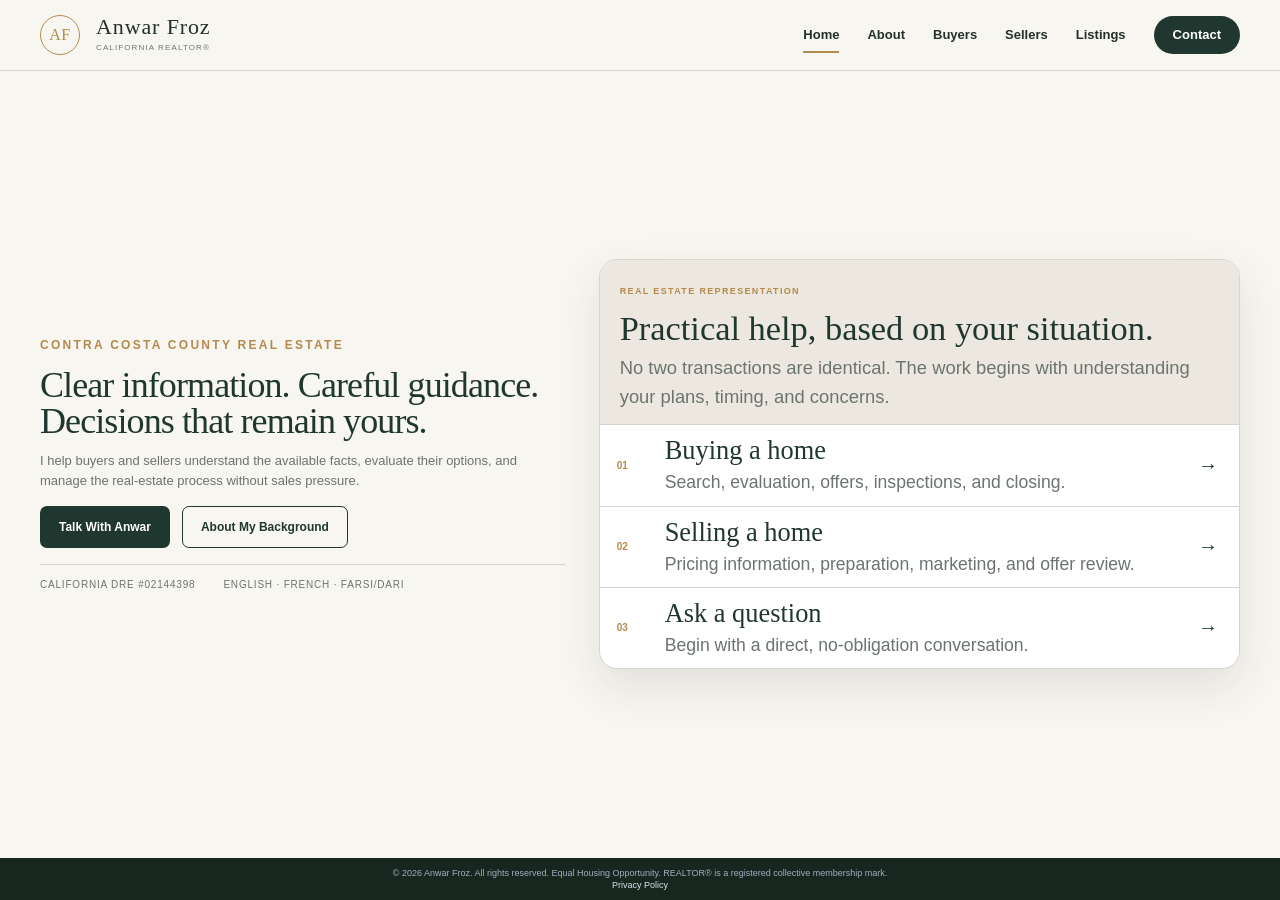
<file: index.html>
<!doctype html><html lang="en"><head><meta charset="utf-8">
<meta name="viewport" content="width=device-width,initial-scale=1">
<title>Anwar Froz | Contra Costa County REALTOR®</title>
<meta name="description" content="Clear, data-informed real estate guidance for buyers and sellers throughout Contra Costa County.">
<link rel="canonical" href="https://arianistan.com/">
<link rel="icon" href="assets/favicon.svg" type="image/svg+xml">
<meta name="theme-color" content="#13263b">
<meta property="og:type" content="website">
<meta property="og:site_name" content="Anwar Froz Real Estate">
<meta property="og:title" content="Anwar Froz | Contra Costa County REALTOR®">
<meta property="og:description" content="Clear, data-informed real estate guidance for buyers and sellers throughout Contra Costa County.">
<meta property="og:url" content="https://arianistan.com/">
<meta property="og:image" content="https://arianistan.com/assets/anwar-headshot.jpg">
<meta name="twitter:card" content="summary_large_image">
<link rel="preload" href="styles.css" as="style">
<link rel="stylesheet" href="styles.css">
<link rel="stylesheet" href="modern.css">
<script type="application/ld+json">{"@context": "https://schema.org", "@type": "RealEstateAgent", "name": "Anwar Froz", "url": "https://arianistan.com/", "telephone": "+1-925-787-9011", "email": "anwar@arianistan.com", "image": "https://arianistan.com/assets/anwar-headshot.jpg", "areaServed": "Contra Costa County, California", "identifier": "California DRE #02144398", "memberOf": "Wealth Managers, Inc."}</script></head><body class="home-page"><header class="site-header">
  <div class="container nav">
    <a class="brand" href="index.html" aria-label="Anwar Froz Real Estate home">
      <span class="brand-mark" aria-hidden="true">AF</span>
      <span><strong>Anwar Froz</strong><small>California REALTOR®</small></span>
    </a>
    <button class="menu-button" aria-label="Open navigation" aria-expanded="false" aria-controls="primary-navigation"><span></span><span></span><span></span></button>
    <nav class="nav-links" id="primary-navigation" aria-label="Primary navigation">
      <a href="index.html" aria-current="page">Home</a>
<a href="about.html">About</a>
<a href="buyers.html">Buyers</a>
<a href="sellers.html">Sellers</a>
<a href="listings.html">Listings</a>
      <a class="nav-cta" href="contact.html">Contact</a>
    </nav>
  </div>
</header>
<main>
<section class="hero home-hero">
  <div class="container hero-grid">
    <div class="hero-copy reveal">
      <div class="eyebrow">Contra Costa County Real Estate</div>
      <h1>Clear information. Careful guidance. Decisions that remain yours.</h1>
      <p class="hero-lead">I help buyers and sellers understand the available facts, evaluate their options, and manage the real-estate process without sales pressure.</p>
      <div class="actions"><a class="btn btn-primary" href="contact.html">Talk With Anwar</a><a class="btn btn-ghost" href="about.html">About My Background</a></div>
      <div class="trust-line"><span>California DRE #02144398</span><span>English · French · Farsi/Dari</span></div>
    </div>
    <div class="home-service-panel reveal" aria-label="Real estate services">
      <div class="panel-heading"><span>Real estate representation</span><h2>Practical help, based on your situation.</h2><p>No two transactions are identical. The work begins with understanding your plans, timing, and concerns.</p></div>
      <a href="buyers.html"><span>01</span><div><strong>Buying a home</strong><small>Search, evaluation, offers, inspections, and closing.</small></div><b>→</b></a>
      <a href="sellers.html"><span>02</span><div><strong>Selling a home</strong><small>Pricing information, preparation, marketing, and offer review.</small></div><b>→</b></a>
      <a href="contact.html"><span>03</span><div><strong>Ask a question</strong><small>Begin with a direct, no-obligation conversation.</small></div><b>→</b></a>
    </div>
  </div>
</section>
</main>
<footer class="site-footer">
  <div class="container">
    <div class="footer-grid">
      <div>
        <a class="brand footer-brand" href="index.html"><span class="brand-mark">AF</span><span><strong>Anwar Froz</strong><small>California REALTOR®</small></span></a>
        <p class="small">Professional guidance, careful analysis, and personal service for buyers and sellers throughout Contra Costa County and surrounding communities.</p>
      </div>
      <div><h4>Contact</h4><p><a href="tel:+19257879011">(925) 787-9011</a><br><a href="mailto:anwar@arianistan.com">anwar@arianistan.com</a></p></div>
      <div><h4>Professional Information</h4><p>California DRE #02144398<br>Wealth Managers, Inc.</p></div>
    </div>
    <div class="footer-bottom">© 2026 Anwar Froz. All rights reserved. Equal Housing Opportunity. REALTOR® is a registered collective membership mark.<br><a href="privacy.html">Privacy Policy</a></div>
  </div>
</footer>
<script src="script.js" defer></script></body></html>
</file>
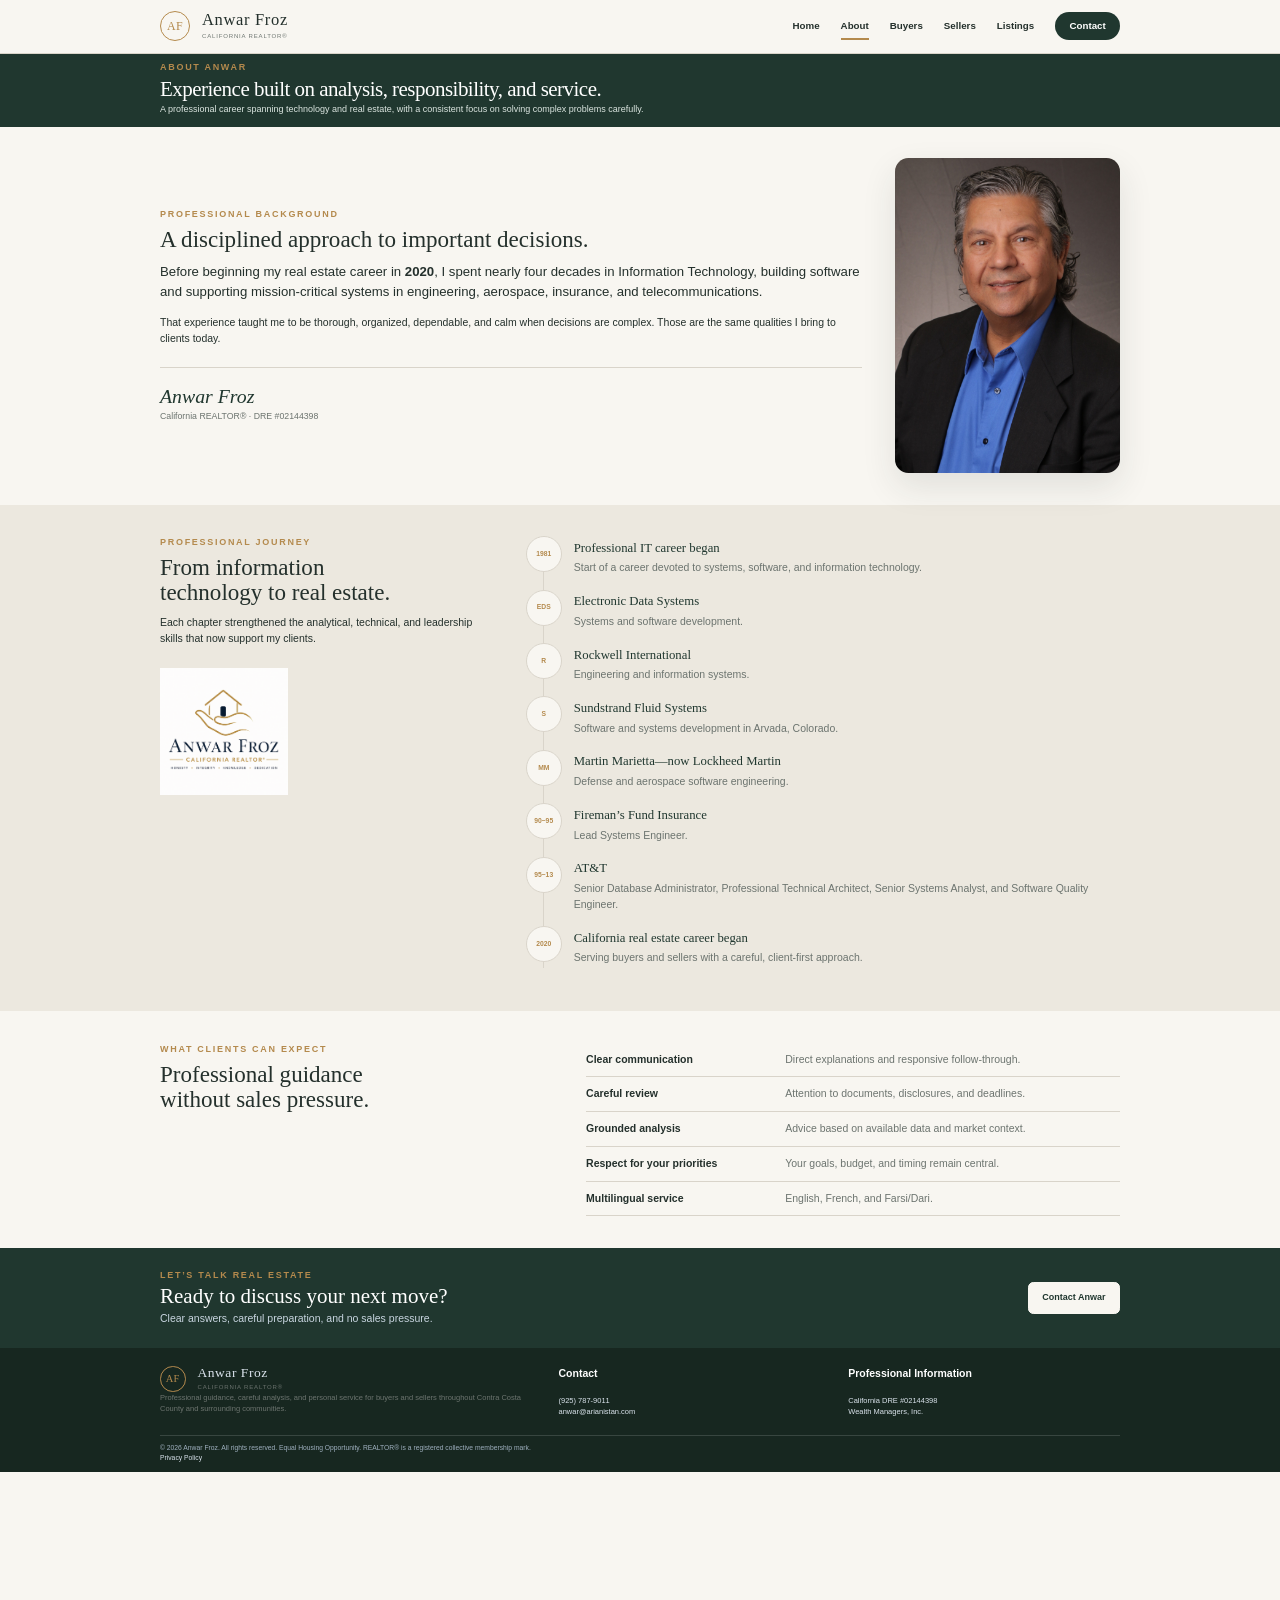
<file: about.html>
<!doctype html><html lang="en"><head><meta charset="utf-8">
<meta name="viewport" content="width=device-width,initial-scale=1">
<title>About Anwar Froz | California REALTOR®</title>
<meta name="description" content="Learn about Anwar Froz’s professional background in technology, leadership, and California real estate.">
<link rel="canonical" href="https://arianistan.com/about.html">
<link rel="icon" href="assets/favicon.svg" type="image/svg+xml">
<meta name="theme-color" content="#13263b">
<meta property="og:type" content="website">
<meta property="og:site_name" content="Anwar Froz Real Estate">
<meta property="og:title" content="About Anwar Froz | California REALTOR®">
<meta property="og:description" content="Learn about Anwar Froz’s professional background in technology, leadership, and California real estate.">
<meta property="og:url" content="https://arianistan.com/about.html">
<meta property="og:image" content="https://arianistan.com/assets/anwar-headshot.jpg">
<meta name="twitter:card" content="summary_large_image">
<link rel="preload" href="styles.css" as="style">
<link rel="stylesheet" href="styles.css">
<link rel="stylesheet" href="modern.css">
<script type="application/ld+json">{"@context": "https://schema.org", "@type": "RealEstateAgent", "name": "Anwar Froz", "url": "https://arianistan.com/", "telephone": "+1-925-787-9011", "email": "anwar@arianistan.com", "image": "https://arianistan.com/assets/anwar-headshot.jpg", "areaServed": "Contra Costa County, California", "identifier": "California DRE #02144398", "memberOf": "Wealth Managers, Inc."}</script></head><body><header class="site-header">
  <div class="container nav">
    <a class="brand" href="index.html" aria-label="Anwar Froz Real Estate home">
      <span class="brand-mark" aria-hidden="true">AF</span>
      <span><strong>Anwar Froz</strong><small>California REALTOR®</small></span>
    </a>
    <button class="menu-button" aria-label="Open navigation" aria-expanded="false" aria-controls="primary-navigation"><span></span><span></span><span></span></button>
    <nav class="nav-links" id="primary-navigation" aria-label="Primary navigation">
      <a href="index.html">Home</a>
<a href="about.html" aria-current="page">About</a>
<a href="buyers.html">Buyers</a>
<a href="sellers.html">Sellers</a>
<a href="listings.html">Listings</a>
      <a class="nav-cta" href="contact.html">Contact</a>
    </nav>
  </div>
</header>
<main>
<section class="page-hero compact-hero"><div class="container"><div class="eyebrow">About Anwar</div><h1>Experience built on analysis, responsibility, and service.</h1><p>A professional career spanning technology and real estate, with a consistent focus on solving complex problems carefully.</p></div></section>
<section class="section"><div class="container about-lead">
<div class="about-copy reveal"><div class="eyebrow dark-eyebrow">Professional background</div><h2>A disciplined approach to important decisions.</h2><p class="lead-paragraph">Before beginning my real estate career in <strong>2020</strong>, I spent nearly four decades in Information Technology, building software and supporting mission-critical systems in engineering, aerospace, insurance, and telecommunications.</p><p>That experience taught me to be thorough, organized, dependable, and calm when decisions are complex. Those are the same qualities I bring to clients today.</p><div class="signature-block"><span>Anwar Froz</span><small>California REALTOR® · DRE #02144398</small></div></div>
<div class="executive-portrait reveal"><img src="assets/anwar-headshot.jpg" alt="Professional portrait of Anwar Froz" width="900" height="1200"></div>
</div></section>
<section class="section section-alt"><div class="container journey-layout"><div class="journey-intro reveal"><div class="eyebrow dark-eyebrow">Professional journey</div><h2>From information technology to real estate.</h2><p>Each chapter strengthened the analytical, technical, and leadership skills that now support my clients.</p><img class="about-logo" src="assets/anwar-froz-logo.png" alt="Anwar Froz California REALTOR logo" loading="lazy"></div>
<div class="timeline reveal">
<div class="timeline-item"><span>1981</span><div><h3>Professional IT career began</h3><p>Start of a career devoted to systems, software, and information technology.</p></div></div>
<div class="timeline-item"><span>EDS</span><div><h3>Electronic Data Systems</h3><p>Systems and software development.</p></div></div>
<div class="timeline-item"><span>R</span><div><h3>Rockwell International</h3><p>Engineering and information systems.</p></div></div>
<div class="timeline-item"><span>S</span><div><h3>Sundstrand Fluid Systems</h3><p>Software and systems development in Arvada, Colorado.</p></div></div>
<div class="timeline-item"><span>MM</span><div><h3>Martin Marietta—now Lockheed Martin</h3><p>Defense and aerospace software engineering.</p></div></div>
<div class="timeline-item"><span>90–95</span><div><h3>Fireman’s Fund Insurance</h3><p>Lead Systems Engineer.</p></div></div>
<div class="timeline-item"><span>95–13</span><div><h3>AT&amp;T</h3><p>Senior Database Administrator, Professional Technical Architect, Senior Systems Analyst, and Software Quality Engineer.</p></div></div>
<div class="timeline-item"><span>2020</span><div><h3>California real estate career began</h3><p>Serving buyers and sellers with a careful, client-first approach.</p></div></div>
</div></div></section>
<section class="section"><div class="container promise-grid"><div class="reveal"><div class="eyebrow dark-eyebrow">What clients can expect</div><h2>Professional guidance without sales pressure.</h2></div><ul class="expect-list reveal"><li><strong>Clear communication</strong><span>Direct explanations and responsive follow-through.</span></li><li><strong>Careful review</strong><span>Attention to documents, disclosures, and deadlines.</span></li><li><strong>Grounded analysis</strong><span>Advice based on available data and market context.</span></li><li><strong>Respect for your priorities</strong><span>Your goals, budget, and timing remain central.</span></li><li><strong>Multilingual service</strong><span>English, French, and Farsi/Dari.</span></li></ul></div></section>
</main><section class="cta-band">
  <div class="container cta-inner">
    <div><div class="eyebrow">Let’s talk real estate</div><h2>Ready to discuss your next move?</h2><p>Clear answers, careful preparation, and no sales pressure.</p></div>
    <a class="btn btn-primary" href="contact.html">Contact Anwar</a>
  </div>
</section>
<footer class="site-footer">
  <div class="container">
    <div class="footer-grid">
      <div>
        <a class="brand footer-brand" href="index.html"><span class="brand-mark">AF</span><span><strong>Anwar Froz</strong><small>California REALTOR®</small></span></a>
        <p class="small">Professional guidance, careful analysis, and personal service for buyers and sellers throughout Contra Costa County and surrounding communities.</p>
      </div>
      <div><h4>Contact</h4><p><a href="tel:+19257879011">(925) 787-9011</a><br><a href="mailto:anwar@arianistan.com">anwar@arianistan.com</a></p></div>
      <div><h4>Professional Information</h4><p>California DRE #02144398<br>Wealth Managers, Inc.</p></div>
    </div>
    <div class="footer-bottom">© 2026 Anwar Froz. All rights reserved. Equal Housing Opportunity. REALTOR® is a registered collective membership mark.<br><a href="privacy.html">Privacy Policy</a></div>
  </div>
</footer>
<script src="script.js" defer></script></body></html>
</file>
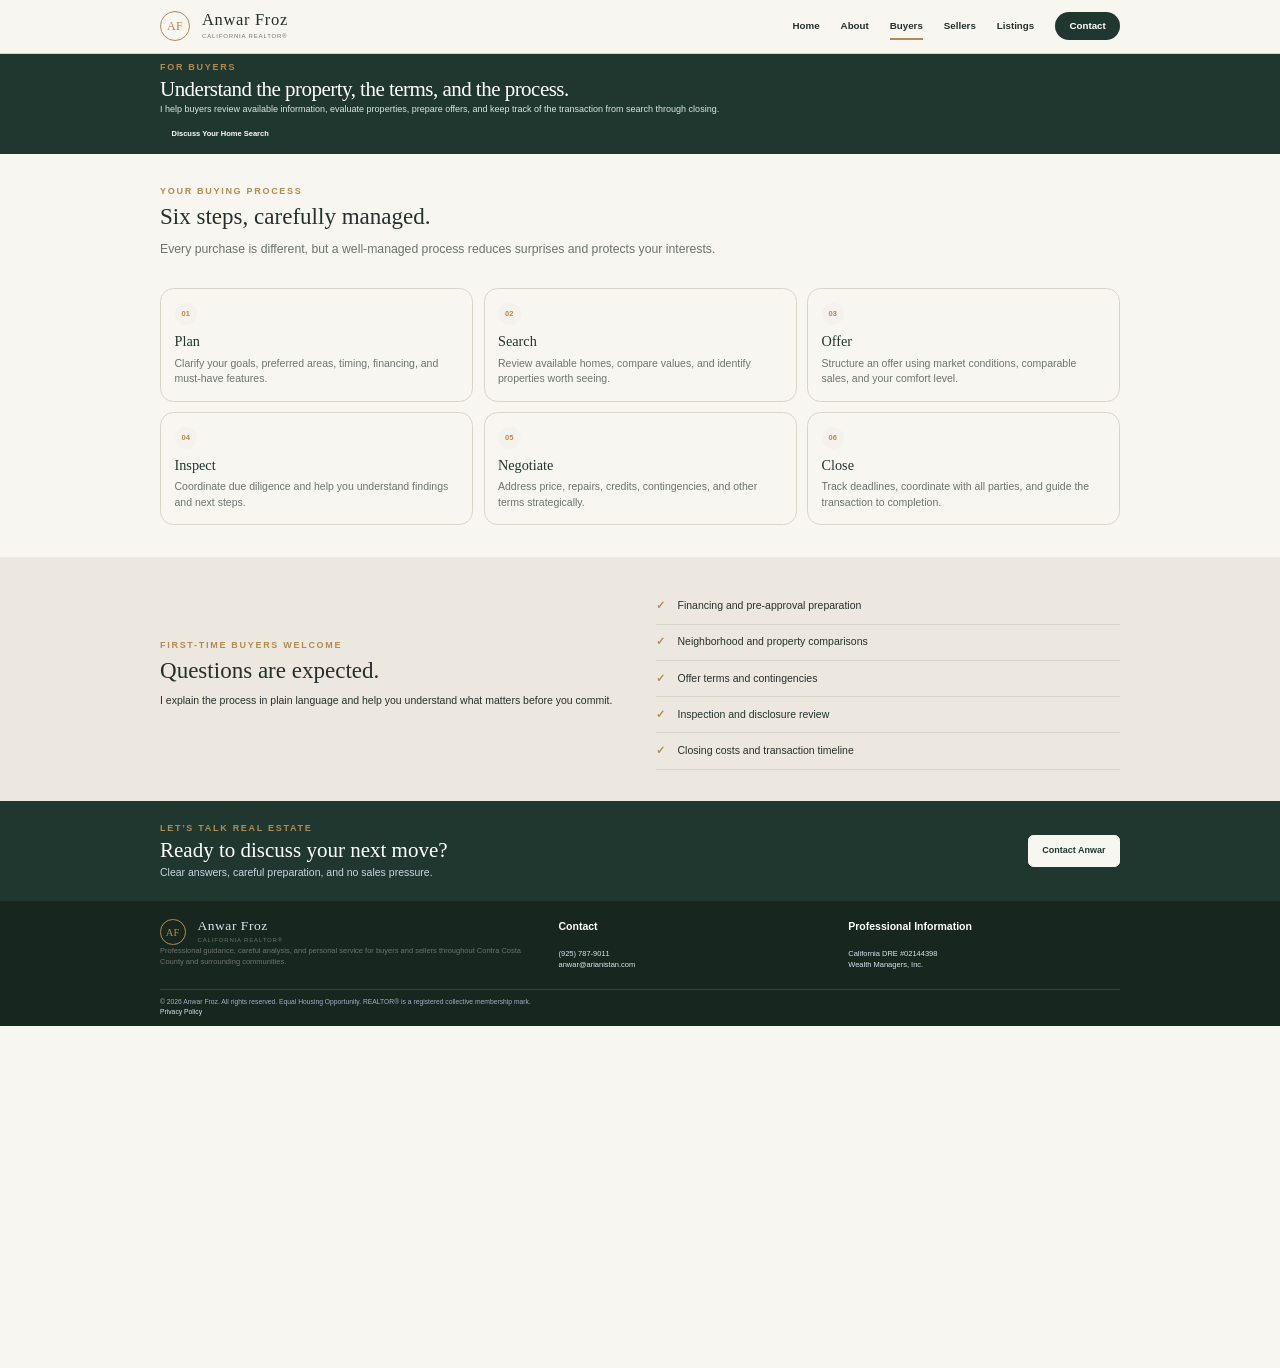
<file: buyers.html>
<!doctype html><html lang="en"><head><meta charset="utf-8">
<meta name="viewport" content="width=device-width,initial-scale=1">
<title>Home Buyer Services | Anwar Froz</title>
<meta name="description" content="Buyer representation and clear guidance from home search through closing in Contra Costa County.">
<link rel="canonical" href="https://arianistan.com/buyers.html">
<link rel="icon" href="assets/favicon.svg" type="image/svg+xml">
<meta name="theme-color" content="#13263b">
<meta property="og:type" content="website">
<meta property="og:site_name" content="Anwar Froz Real Estate">
<meta property="og:title" content="Home Buyer Services | Anwar Froz">
<meta property="og:description" content="Buyer representation and clear guidance from home search through closing in Contra Costa County.">
<meta property="og:url" content="https://arianistan.com/buyers.html">
<meta property="og:image" content="https://arianistan.com/assets/825-oak-grove-exterior.jpg">
<meta name="twitter:card" content="summary_large_image">
<link rel="preload" href="styles.css" as="style">
<link rel="stylesheet" href="styles.css">
<link rel="stylesheet" href="modern.css"></head><body><header class="site-header">
  <div class="container nav">
    <a class="brand" href="index.html" aria-label="Anwar Froz Real Estate home">
      <span class="brand-mark" aria-hidden="true">AF</span>
      <span><strong>Anwar Froz</strong><small>California REALTOR®</small></span>
    </a>
    <button class="menu-button" aria-label="Open navigation" aria-expanded="false" aria-controls="primary-navigation"><span></span><span></span><span></span></button>
    <nav class="nav-links" id="primary-navigation" aria-label="Primary navigation">
      <a href="index.html">Home</a>
<a href="about.html">About</a>
<a href="buyers.html" aria-current="page">Buyers</a>
<a href="sellers.html">Sellers</a>
<a href="listings.html">Listings</a>
      <a class="nav-cta" href="contact.html">Contact</a>
    </nav>
  </div>
</header><main><section class="page-hero"><div class="container"><div class="eyebrow">For Buyers</div><h1>Understand the property, the terms, and the process.</h1><p>I help buyers review available information, evaluate properties, prepare offers, and keep track of the transaction from search through closing.</p><div class="actions"><a class="btn btn-primary" href="contact.html">Discuss Your Home Search</a></div></div></section><section class="section"><div class="container"><div class="section-heading reveal"><div><div class="eyebrow dark-eyebrow">Your buying process</div><h2>Six steps, carefully managed.</h2><p>Every purchase is different, but a well-managed process reduces surprises and protects your interests.</p></div></div><div class="process-grid"><article class="process-card reveal"><span>01</span><h3>Plan</h3><p>Clarify your goals, preferred areas, timing, financing, and must-have features.</p></article><article class="process-card reveal"><span>02</span><h3>Search</h3><p>Review available homes, compare values, and identify properties worth seeing.</p></article><article class="process-card reveal"><span>03</span><h3>Offer</h3><p>Structure an offer using market conditions, comparable sales, and your comfort level.</p></article><article class="process-card reveal"><span>04</span><h3>Inspect</h3><p>Coordinate due diligence and help you understand findings and next steps.</p></article><article class="process-card reveal"><span>05</span><h3>Negotiate</h3><p>Address price, repairs, credits, contingencies, and other terms strategically.</p></article><article class="process-card reveal"><span>06</span><h3>Close</h3><p>Track deadlines, coordinate with all parties, and guide the transaction to completion.</p></article></div></div></section><section class="section section-alt"><div class="container editorial-split"><div class="reveal"><div class="eyebrow dark-eyebrow">First-time buyers welcome</div><h2>Questions are expected.</h2><p>I explain the process in plain language and help you understand what matters before you commit.</p></div><ul class="check-list reveal"><li>Financing and pre-approval preparation</li><li>Neighborhood and property comparisons</li><li>Offer terms and contingencies</li><li>Inspection and disclosure review</li><li>Closing costs and transaction timeline</li></ul></div></section></main><section class="cta-band">
  <div class="container cta-inner">
    <div><div class="eyebrow">Let’s talk real estate</div><h2>Ready to discuss your next move?</h2><p>Clear answers, careful preparation, and no sales pressure.</p></div>
    <a class="btn btn-primary" href="contact.html">Contact Anwar</a>
  </div>
</section>
<footer class="site-footer">
  <div class="container">
    <div class="footer-grid">
      <div>
        <a class="brand footer-brand" href="index.html"><span class="brand-mark">AF</span><span><strong>Anwar Froz</strong><small>California REALTOR®</small></span></a>
        <p class="small">Professional guidance, careful analysis, and personal service for buyers and sellers throughout Contra Costa County and surrounding communities.</p>
      </div>
      <div><h4>Contact</h4><p><a href="tel:+19257879011">(925) 787-9011</a><br><a href="mailto:anwar@arianistan.com">anwar@arianistan.com</a></p></div>
      <div><h4>Professional Information</h4><p>California DRE #02144398<br>Wealth Managers, Inc.</p></div>
    </div>
    <div class="footer-bottom">© 2026 Anwar Froz. All rights reserved. Equal Housing Opportunity. REALTOR® is a registered collective membership mark.<br><a href="privacy.html">Privacy Policy</a></div>
  </div>
</footer>
<script src="script.js" defer></script></body></html>
</file>
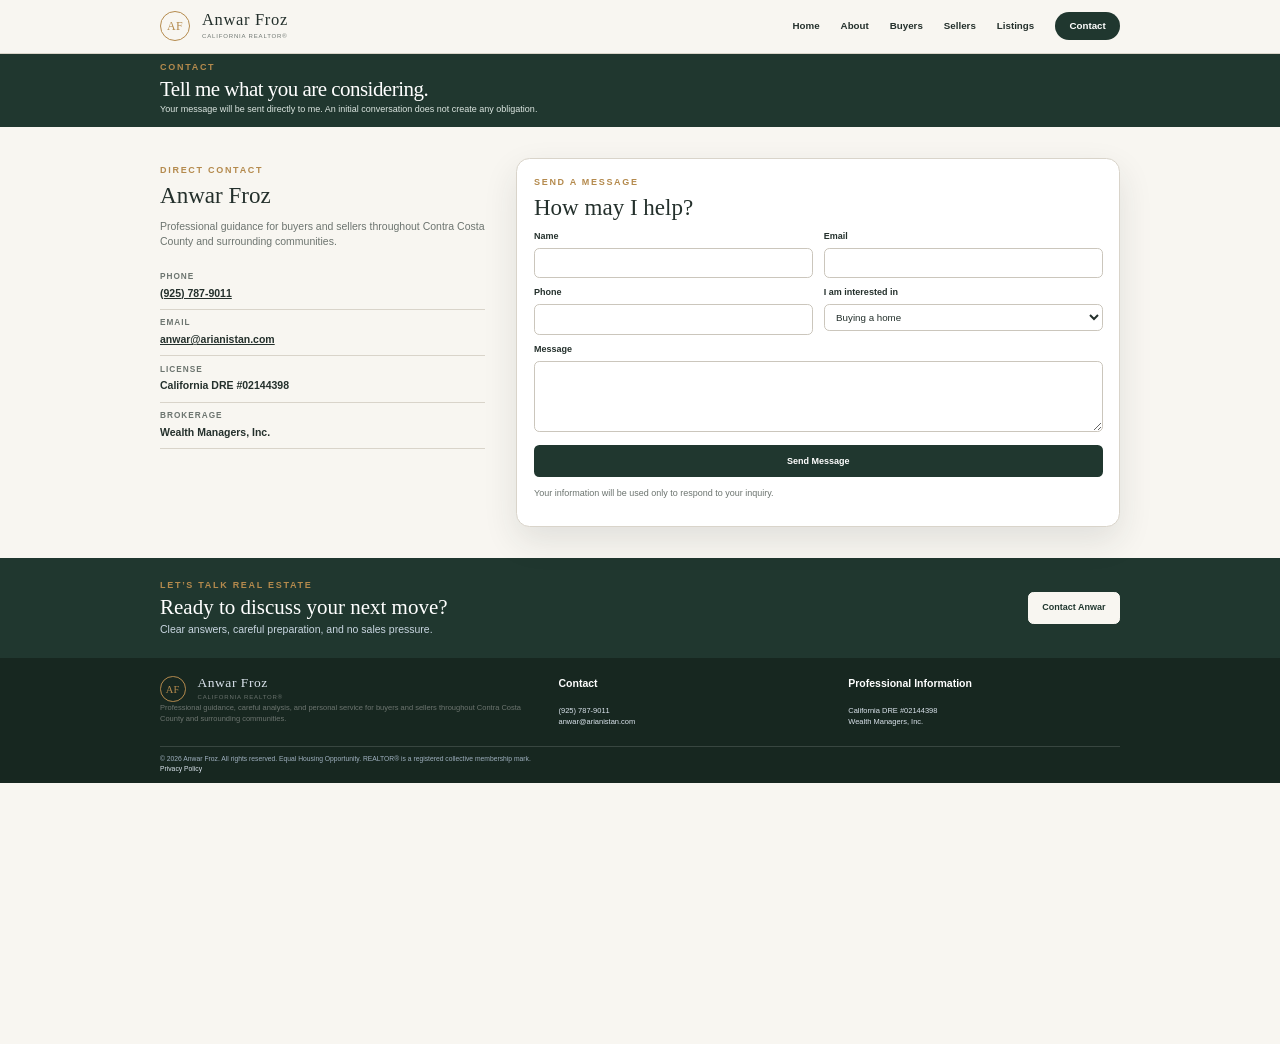
<file: contact.html>
<!doctype html><html lang="en"><head><meta charset="utf-8">
<meta name="viewport" content="width=device-width,initial-scale=1">
<title>Contact Anwar Froz | California REALTOR®</title>
<meta name="description" content="Contact Anwar Froz for real estate assistance in Contra Costa County and surrounding communities.">
<link rel="canonical" href="https://arianistan.com/contact.html">
<link rel="icon" href="assets/favicon.svg" type="image/svg+xml">
<meta name="theme-color" content="#13263b">
<meta property="og:type" content="website">
<meta property="og:site_name" content="Anwar Froz Real Estate">
<meta property="og:title" content="Contact Anwar Froz | California REALTOR®">
<meta property="og:description" content="Contact Anwar Froz for real estate assistance in Contra Costa County and surrounding communities.">
<meta property="og:url" content="https://arianistan.com/contact.html">
<meta property="og:image" content="https://arianistan.com/assets/anwar-headshot.jpg">
<meta name="twitter:card" content="summary_large_image">
<link rel="preload" href="styles.css" as="style">
<link rel="stylesheet" href="styles.css">
<link rel="stylesheet" href="modern.css"></head><body><header class="site-header">
  <div class="container nav">
    <a class="brand" href="index.html" aria-label="Anwar Froz Real Estate home">
      <span class="brand-mark" aria-hidden="true">AF</span>
      <span><strong>Anwar Froz</strong><small>California REALTOR®</small></span>
    </a>
    <button class="menu-button" aria-label="Open navigation" aria-expanded="false" aria-controls="primary-navigation"><span></span><span></span><span></span></button>
    <nav class="nav-links" id="primary-navigation" aria-label="Primary navigation">
      <a href="index.html">Home</a>
<a href="about.html">About</a>
<a href="buyers.html">Buyers</a>
<a href="sellers.html">Sellers</a>
<a href="listings.html">Listings</a>
      <a class="nav-cta" href="contact.html" aria-current="page">Contact</a>
    </nav>
  </div>
</header><main><section class="page-hero compact-hero"><div class="container"><div class="eyebrow">Contact</div><h1>Tell me what you are considering.</h1><p>Your message will be sent directly to me. An initial conversation does not create any obligation.</p></div></section><section class="section"><div class="container contact-layout"><aside class="contact-details reveal"><div class="eyebrow dark-eyebrow">Direct contact</div><h2>Anwar Froz</h2><p class="contact-intro">Professional guidance for buyers and sellers throughout Contra Costa County and surrounding communities.</p><dl><div><dt>Phone</dt><dd><a href="tel:+19257879011">(925) 787-9011</a></dd></div><div><dt>Email</dt><dd><a href="mailto:anwar@arianistan.com">anwar@arianistan.com</a></dd></div><div><dt>License</dt><dd>California DRE #02144398</dd></div><div><dt>Brokerage</dt><dd>Wealth Managers, Inc.</dd></div></dl></aside><div class="form-card reveal"><div class="eyebrow dark-eyebrow">Send a message</div><h2>How may I help?</h2><form id="contact-form" action="https://formsubmit.co/anwar@arianistan.com" method="POST"><input type="hidden" name="_subject" value="New website inquiry from arianistan.com"><input type="hidden" name="_next" value="https://arianistan.com/thanks.html"><input type="hidden" name="_template" value="table"><input type="text" name="_honey" tabindex="-1" autocomplete="off" class="honeypot"><div class="form-row"><div><label for="name">Name</label><input id="name" name="name" autocomplete="name" required></div><div><label for="email">Email</label><input id="email" type="email" name="email" autocomplete="email" required></div></div><div class="form-row"><div><label for="phone">Phone</label><input id="phone" type="tel" name="phone" autocomplete="tel"></div><div><label for="interest">I am interested in</label><select id="interest" name="interest"><option>Buying a home</option><option>Selling a home</option><option>Property value consultation</option><option>General real estate question</option></select></div></div><div><label for="message">Message</label><textarea id="message" name="message" required></textarea></div><button class="btn btn-dark" type="submit">Send Message</button><p class="notice">Your information will be used only to respond to your inquiry.</p></form></div></div></section></main><section class="cta-band">
  <div class="container cta-inner">
    <div><div class="eyebrow">Let’s talk real estate</div><h2>Ready to discuss your next move?</h2><p>Clear answers, careful preparation, and no sales pressure.</p></div>
    <a class="btn btn-primary" href="contact.html">Contact Anwar</a>
  </div>
</section>
<footer class="site-footer">
  <div class="container">
    <div class="footer-grid">
      <div>
        <a class="brand footer-brand" href="index.html"><span class="brand-mark">AF</span><span><strong>Anwar Froz</strong><small>California REALTOR®</small></span></a>
        <p class="small">Professional guidance, careful analysis, and personal service for buyers and sellers throughout Contra Costa County and surrounding communities.</p>
      </div>
      <div><h4>Contact</h4><p><a href="tel:+19257879011">(925) 787-9011</a><br><a href="mailto:anwar@arianistan.com">anwar@arianistan.com</a></p></div>
      <div><h4>Professional Information</h4><p>California DRE #02144398<br>Wealth Managers, Inc.</p></div>
    </div>
    <div class="footer-bottom">© 2026 Anwar Froz. All rights reserved. Equal Housing Opportunity. REALTOR® is a registered collective membership mark.<br><a href="privacy.html">Privacy Policy</a></div>
  </div>
</footer>
<script src="script.js" defer></script></body></html>
</file>
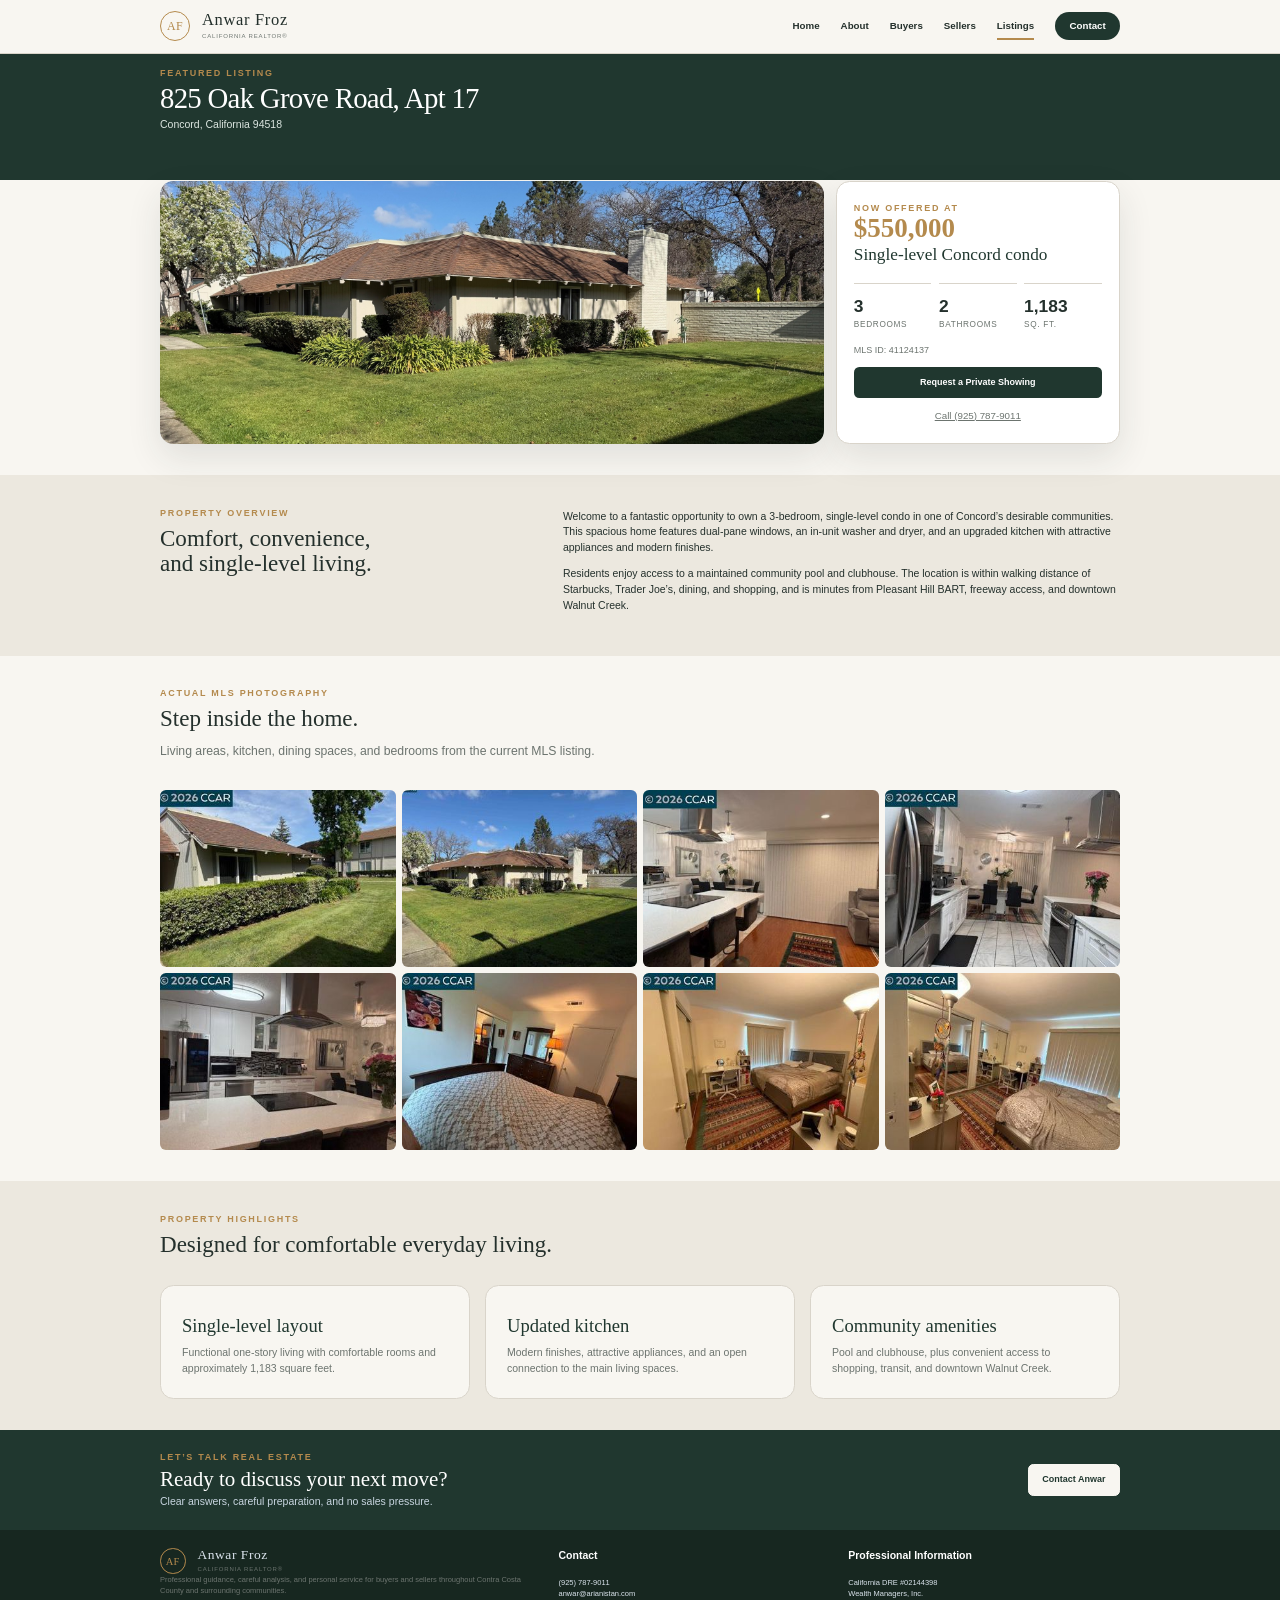
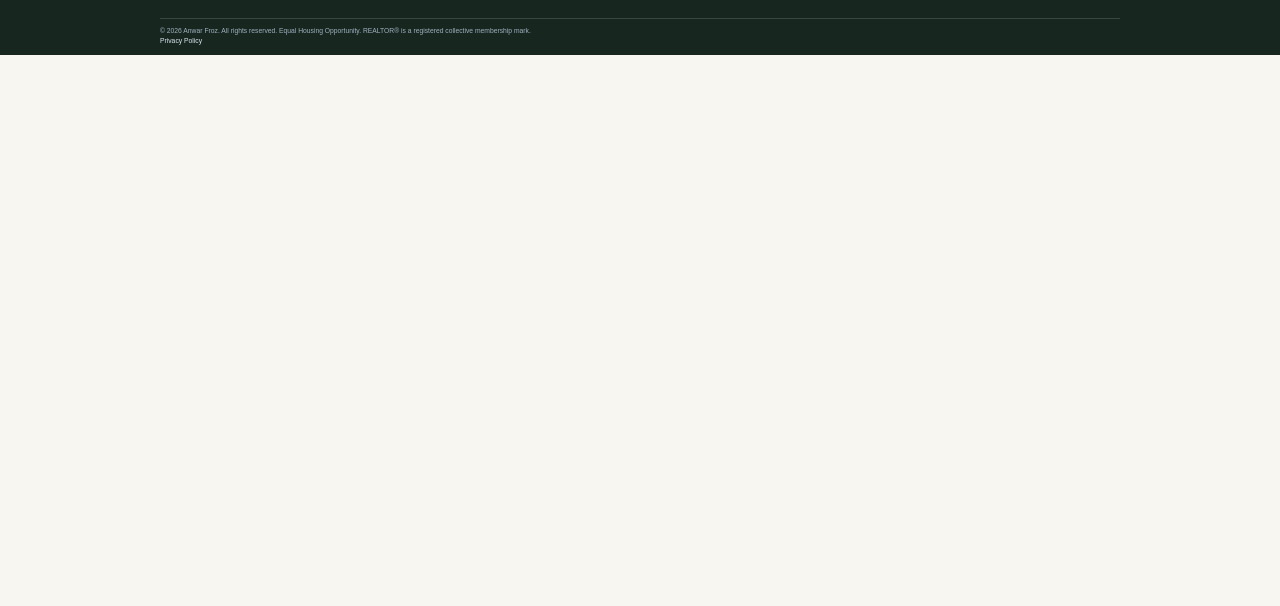
<file: listings.html>
<!doctype html><html lang="en"><head><meta charset="utf-8">
<meta name="viewport" content="width=device-width,initial-scale=1">
<title>825 Oak Grove Road Apt 17 | Anwar Froz</title>
<meta name="description" content="View the featured 3-bedroom, 2-bath single-level condo at 825 Oak Grove Road, Apt 17 in Concord, California.">
<link rel="canonical" href="https://arianistan.com/listings.html">
<link rel="icon" href="assets/favicon.svg" type="image/svg+xml">
<meta name="theme-color" content="#13263b">
<meta property="og:type" content="website">
<meta property="og:site_name" content="Anwar Froz Real Estate">
<meta property="og:title" content="825 Oak Grove Road Apt 17 | Anwar Froz">
<meta property="og:description" content="View the featured 3-bedroom, 2-bath single-level condo at 825 Oak Grove Road, Apt 17 in Concord, California.">
<meta property="og:url" content="https://arianistan.com/listings.html">
<meta property="og:image" content="https://arianistan.com/assets/825-oak-grove-exterior.jpg">
<meta name="twitter:card" content="summary_large_image">
<link rel="preload" href="styles.css" as="style">
<link rel="stylesheet" href="styles.css">
<link rel="stylesheet" href="modern.css">
<script type="application/ld+json">{"@context": "https://schema.org", "@type": "RealEstateListing", "name": "825 Oak Grove Road, Apt 17", "url": "https://arianistan.com/listings.html", "image": "https://arianistan.com/assets/825-oak-grove-exterior.jpg", "description": "3-bedroom, 2-bath single-level condo in Concord, California.", "offers": {"@type": "Offer", "price": "550000", "priceCurrency": "USD"}}</script></head><body><header class="site-header">
  <div class="container nav">
    <a class="brand" href="index.html" aria-label="Anwar Froz Real Estate home">
      <span class="brand-mark" aria-hidden="true">AF</span>
      <span><strong>Anwar Froz</strong><small>California REALTOR®</small></span>
    </a>
    <button class="menu-button" aria-label="Open navigation" aria-expanded="false" aria-controls="primary-navigation"><span></span><span></span><span></span></button>
    <nav class="nav-links" id="primary-navigation" aria-label="Primary navigation">
      <a href="index.html">Home</a>
<a href="about.html">About</a>
<a href="buyers.html">Buyers</a>
<a href="sellers.html">Sellers</a>
<a href="listings.html" aria-current="page">Listings</a>
      <a class="nav-cta" href="contact.html">Contact</a>
    </nav>
  </div>
</header><main><section class="listing-banner"><div class="container"><div class="eyebrow">Featured listing</div><h1>825 Oak Grove Road, Apt 17</h1><p>Concord, California 94518</p></div></section><section class="section listing-top"><div class="container listing-layout"><div class="listing-photo reveal"><img src="assets/825-oak-grove-exterior.jpg" alt="Exterior of 825 Oak Grove Road, Apt 17 in Concord" width="1400" height="900" fetchpriority="high"></div><aside class="listing-panel reveal"><div class="eyebrow">Now offered at</div><div class="listing-price">$550,000</div><h2>Single-level Concord condo</h2><div class="listing-facts"><div><strong>3</strong><span>Bedrooms</span></div><div><strong>2</strong><span>Bathrooms</span></div><div><strong>1,183</strong><span>Sq. Ft.</span></div></div><p class="mls-id">MLS ID: 41124137</p><a class="btn btn-primary full-btn" href="contact.html">Request a Private Showing</a><a class="phone-link" href="tel:+19257879011">Call (925) 787-9011</a></aside></div></section><section class="section section-alt"><div class="container listing-overview"><div class="reveal"><div class="eyebrow dark-eyebrow">Property overview</div><h2>Comfort, convenience, and single-level living.</h2></div><div class="reveal"><p>Welcome to a fantastic opportunity to own a 3-bedroom, single-level condo in one of Concord’s desirable communities. This spacious home features dual-pane windows, an in-unit washer and dryer, and an upgraded kitchen with attractive appliances and modern finishes.</p><p>Residents enjoy access to a maintained community pool and clubhouse. The location is within walking distance of Starbucks, Trader Joe’s, dining, and shopping, and is minutes from Pleasant Hill BART, freeway access, and downtown Walnut Creek.</p></div></div></section><section class="section"><div class="container"><div class="section-heading reveal"><div><div class="eyebrow dark-eyebrow">Actual MLS photography</div><h2>Step inside the home.</h2><p>Living areas, kitchen, dining spaces, and bedrooms from the current MLS listing.</p></div></div><div class="gallery"><button class="gallery-item" type="button" aria-label="Open property photo 1"><img src="assets/mls-interior-01.jpeg" alt="Interior view 1 of 825 Oak Grove Road, Apt 17" loading="lazy" width="800" height="600"></button><button class="gallery-item" type="button" aria-label="Open property photo 4"><img src="assets/mls-interior-04.jpeg" alt="Interior view 4 of 825 Oak Grove Road, Apt 17" loading="lazy" width="800" height="600"></button><button class="gallery-item" type="button" aria-label="Open property photo 8"><img src="assets/mls-interior-08.jpeg" alt="Interior view 8 of 825 Oak Grove Road, Apt 17" loading="lazy" width="800" height="600"></button><button class="gallery-item" type="button" aria-label="Open property photo 9"><img src="assets/mls-interior-09.jpeg" alt="Interior view 9 of 825 Oak Grove Road, Apt 17" loading="lazy" width="800" height="600"></button><button class="gallery-item" type="button" aria-label="Open property photo 10"><img src="assets/mls-interior-10.jpeg" alt="Interior view 10 of 825 Oak Grove Road, Apt 17" loading="lazy" width="800" height="600"></button><button class="gallery-item" type="button" aria-label="Open property photo 13"><img src="assets/mls-interior-13.jpeg" alt="Interior view 13 of 825 Oak Grove Road, Apt 17" loading="lazy" width="800" height="600"></button><button class="gallery-item" type="button" aria-label="Open property photo 15"><img src="assets/mls-interior-15.jpeg" alt="Interior view 15 of 825 Oak Grove Road, Apt 17" loading="lazy" width="800" height="600"></button><button class="gallery-item" type="button" aria-label="Open property photo 17"><img src="assets/mls-interior-17.jpeg" alt="Interior view 17 of 825 Oak Grove Road, Apt 17" loading="lazy" width="800" height="600"></button></div></div></section><section class="section section-alt"><div class="container"><div class="section-heading reveal"><div><div class="eyebrow dark-eyebrow">Property highlights</div><h2>Designed for comfortable everyday living.</h2></div></div><div class="grid-3 feature-grid"><article class="feature-card reveal"><h3>Single-level layout</h3><p>Functional one-story living with comfortable rooms and approximately 1,183 square feet.</p></article><article class="feature-card reveal"><h3>Updated kitchen</h3><p>Modern finishes, attractive appliances, and an open connection to the main living spaces.</p></article><article class="feature-card reveal"><h3>Community amenities</h3><p>Pool and clubhouse, plus convenient access to shopping, transit, and downtown Walnut Creek.</p></article></div></div></section></main><section class="cta-band">
  <div class="container cta-inner">
    <div><div class="eyebrow">Let’s talk real estate</div><h2>Ready to discuss your next move?</h2><p>Clear answers, careful preparation, and no sales pressure.</p></div>
    <a class="btn btn-primary" href="contact.html">Contact Anwar</a>
  </div>
</section>
<footer class="site-footer">
  <div class="container">
    <div class="footer-grid">
      <div>
        <a class="brand footer-brand" href="index.html"><span class="brand-mark">AF</span><span><strong>Anwar Froz</strong><small>California REALTOR®</small></span></a>
        <p class="small">Professional guidance, careful analysis, and personal service for buyers and sellers throughout Contra Costa County and surrounding communities.</p>
      </div>
      <div><h4>Contact</h4><p><a href="tel:+19257879011">(925) 787-9011</a><br><a href="mailto:anwar@arianistan.com">anwar@arianistan.com</a></p></div>
      <div><h4>Professional Information</h4><p>California DRE #02144398<br>Wealth Managers, Inc.</p></div>
    </div>
    <div class="footer-bottom">© 2026 Anwar Froz. All rights reserved. Equal Housing Opportunity. REALTOR® is a registered collective membership mark.<br><a href="privacy.html">Privacy Policy</a></div>
  </div>
</footer>
<script src="script.js" defer></script><dialog class="lightbox"><button class="lightbox-close" aria-label="Close photo">×</button><img alt="Expanded property photograph"></dialog></body></html>
</file>
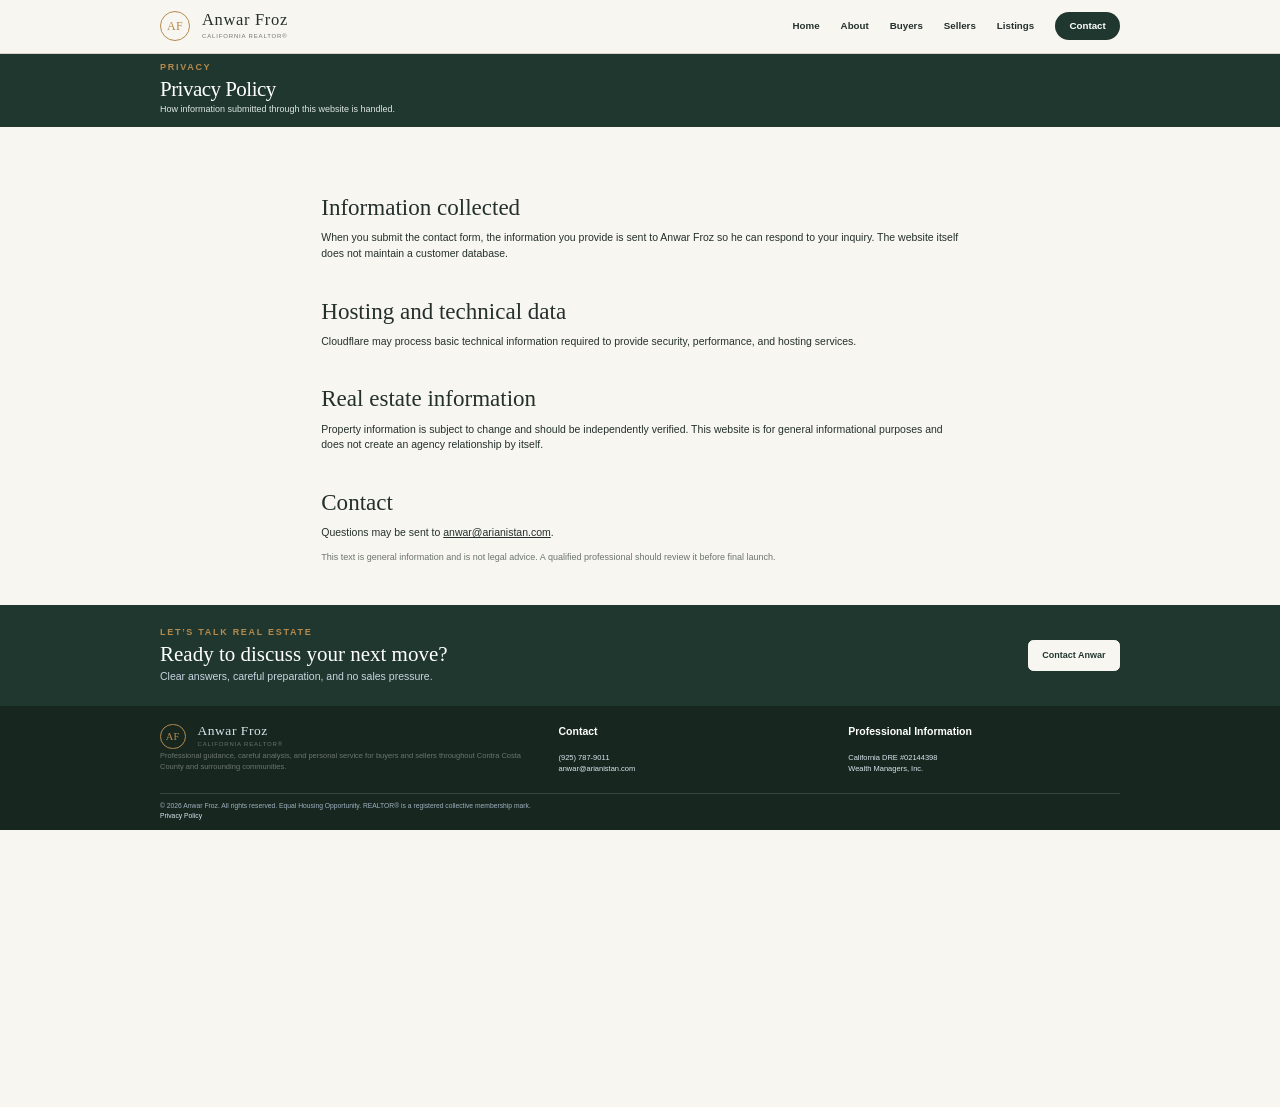
<file: privacy.html>
<!doctype html><html lang="en"><head><meta charset="utf-8">
<meta name="viewport" content="width=device-width,initial-scale=1">
<title>Privacy Policy | Anwar Froz</title>
<meta name="description" content="Privacy policy for arianistan.com.">
<link rel="canonical" href="https://arianistan.com/privacy.html">
<link rel="icon" href="assets/favicon.svg" type="image/svg+xml">
<meta name="theme-color" content="#13263b">
<meta property="og:type" content="website">
<meta property="og:site_name" content="Anwar Froz Real Estate">
<meta property="og:title" content="Privacy Policy | Anwar Froz">
<meta property="og:description" content="Privacy policy for arianistan.com.">
<meta property="og:url" content="https://arianistan.com/privacy.html">
<meta property="og:image" content="https://arianistan.com/assets/825-oak-grove-exterior.jpg">
<meta name="twitter:card" content="summary_large_image">
<link rel="preload" href="styles.css" as="style">
<link rel="stylesheet" href="styles.css">
<link rel="stylesheet" href="modern.css"></head><body><header class="site-header">
  <div class="container nav">
    <a class="brand" href="index.html" aria-label="Anwar Froz Real Estate home">
      <span class="brand-mark" aria-hidden="true">AF</span>
      <span><strong>Anwar Froz</strong><small>California REALTOR®</small></span>
    </a>
    <button class="menu-button" aria-label="Open navigation" aria-expanded="false" aria-controls="primary-navigation"><span></span><span></span><span></span></button>
    <nav class="nav-links" id="primary-navigation" aria-label="Primary navigation">
      <a href="index.html">Home</a>
<a href="about.html">About</a>
<a href="buyers.html">Buyers</a>
<a href="sellers.html">Sellers</a>
<a href="listings.html">Listings</a>
      <a class="nav-cta" href="contact.html">Contact</a>
    </nav>
  </div>
</header><main><section class="page-hero compact-hero"><div class="container"><div class="eyebrow">Privacy</div><h1>Privacy Policy</h1><p>How information submitted through this website is handled.</p></div></section><section class="section"><div class="container policy-content"><h2>Information collected</h2><p>When you submit the contact form, the information you provide is sent to Anwar Froz so he can respond to your inquiry. The website itself does not maintain a customer database.</p><h2>Hosting and technical data</h2><p>Cloudflare may process basic technical information required to provide security, performance, and hosting services.</p><h2>Real estate information</h2><p>Property information is subject to change and should be independently verified. This website is for general informational purposes and does not create an agency relationship by itself.</p><h2>Contact</h2><p>Questions may be sent to <a href="mailto:anwar@arianistan.com">anwar@arianistan.com</a>.</p><p class="notice">This text is general information and is not legal advice. A qualified professional should review it before final launch.</p></div></section></main><section class="cta-band">
  <div class="container cta-inner">
    <div><div class="eyebrow">Let’s talk real estate</div><h2>Ready to discuss your next move?</h2><p>Clear answers, careful preparation, and no sales pressure.</p></div>
    <a class="btn btn-primary" href="contact.html">Contact Anwar</a>
  </div>
</section>
<footer class="site-footer">
  <div class="container">
    <div class="footer-grid">
      <div>
        <a class="brand footer-brand" href="index.html"><span class="brand-mark">AF</span><span><strong>Anwar Froz</strong><small>California REALTOR®</small></span></a>
        <p class="small">Professional guidance, careful analysis, and personal service for buyers and sellers throughout Contra Costa County and surrounding communities.</p>
      </div>
      <div><h4>Contact</h4><p><a href="tel:+19257879011">(925) 787-9011</a><br><a href="mailto:anwar@arianistan.com">anwar@arianistan.com</a></p></div>
      <div><h4>Professional Information</h4><p>California DRE #02144398<br>Wealth Managers, Inc.</p></div>
    </div>
    <div class="footer-bottom">© 2026 Anwar Froz. All rights reserved. Equal Housing Opportunity. REALTOR® is a registered collective membership mark.<br><a href="privacy.html">Privacy Policy</a></div>
  </div>
</footer>
<script src="script.js" defer></script></body></html>
</file>
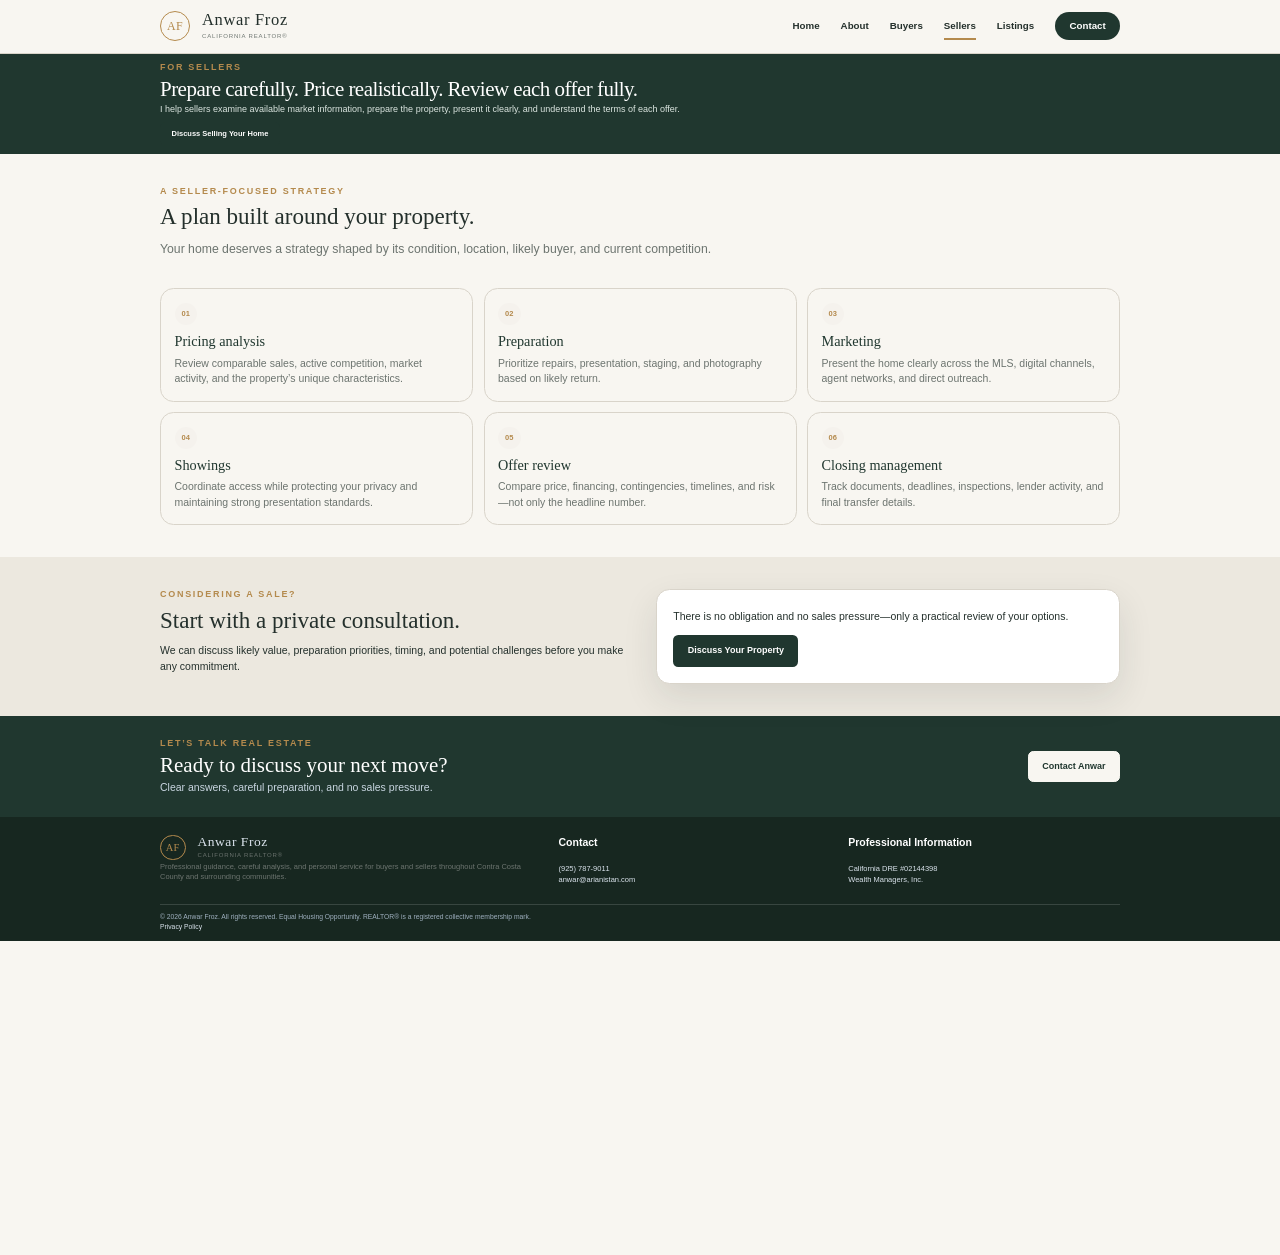
<file: sellers.html>
<!doctype html><html lang="en"><head><meta charset="utf-8">
<meta name="viewport" content="width=device-width,initial-scale=1">
<title>Home Seller Services | Anwar Froz</title>
<meta name="description" content="Professional home selling strategy, pricing, preparation, marketing, and negotiation in Contra Costa County.">
<link rel="canonical" href="https://arianistan.com/sellers.html">
<link rel="icon" href="assets/favicon.svg" type="image/svg+xml">
<meta name="theme-color" content="#13263b">
<meta property="og:type" content="website">
<meta property="og:site_name" content="Anwar Froz Real Estate">
<meta property="og:title" content="Home Seller Services | Anwar Froz">
<meta property="og:description" content="Professional home selling strategy, pricing, preparation, marketing, and negotiation in Contra Costa County.">
<meta property="og:url" content="https://arianistan.com/sellers.html">
<meta property="og:image" content="https://arianistan.com/assets/825-oak-grove-exterior.jpg">
<meta name="twitter:card" content="summary_large_image">
<link rel="preload" href="styles.css" as="style">
<link rel="stylesheet" href="styles.css">
<link rel="stylesheet" href="modern.css"></head><body><header class="site-header">
  <div class="container nav">
    <a class="brand" href="index.html" aria-label="Anwar Froz Real Estate home">
      <span class="brand-mark" aria-hidden="true">AF</span>
      <span><strong>Anwar Froz</strong><small>California REALTOR®</small></span>
    </a>
    <button class="menu-button" aria-label="Open navigation" aria-expanded="false" aria-controls="primary-navigation"><span></span><span></span><span></span></button>
    <nav class="nav-links" id="primary-navigation" aria-label="Primary navigation">
      <a href="index.html">Home</a>
<a href="about.html">About</a>
<a href="buyers.html">Buyers</a>
<a href="sellers.html" aria-current="page">Sellers</a>
<a href="listings.html">Listings</a>
      <a class="nav-cta" href="contact.html">Contact</a>
    </nav>
  </div>
</header><main><section class="page-hero"><div class="container"><div class="eyebrow">For Sellers</div><h1>Prepare carefully. Price realistically. Review each offer fully.</h1><p>I help sellers examine available market information, prepare the property, present it clearly, and understand the terms of each offer.</p><div class="actions"><a class="btn btn-primary" href="contact.html">Discuss Selling Your Home</a></div></div></section><section class="section"><div class="container"><div class="section-heading reveal"><div><div class="eyebrow dark-eyebrow">A seller-focused strategy</div><h2>A plan built around your property.</h2><p>Your home deserves a strategy shaped by its condition, location, likely buyer, and current competition.</p></div></div><div class="process-grid"><article class="process-card reveal"><span>01</span><h3>Pricing analysis</h3><p>Review comparable sales, active competition, market activity, and the property’s unique characteristics.</p></article><article class="process-card reveal"><span>02</span><h3>Preparation</h3><p>Prioritize repairs, presentation, staging, and photography based on likely return.</p></article><article class="process-card reveal"><span>03</span><h3>Marketing</h3><p>Present the home clearly across the MLS, digital channels, agent networks, and direct outreach.</p></article><article class="process-card reveal"><span>04</span><h3>Showings</h3><p>Coordinate access while protecting your privacy and maintaining strong presentation standards.</p></article><article class="process-card reveal"><span>05</span><h3>Offer review</h3><p>Compare price, financing, contingencies, timelines, and risk—not only the headline number.</p></article><article class="process-card reveal"><span>06</span><h3>Closing management</h3><p>Track documents, deadlines, inspections, lender activity, and final transfer details.</p></article></div></div></section><section class="section section-alt"><div class="container editorial-split"><div class="reveal"><div class="eyebrow dark-eyebrow">Considering a sale?</div><h2>Start with a private consultation.</h2><p>We can discuss likely value, preparation priorities, timing, and potential challenges before you make any commitment.</p></div><div class="consult-card reveal"><p>There is no obligation and no sales pressure—only a practical review of your options.</p><a class="btn btn-dark" href="contact.html">Discuss Your Property</a></div></div></section></main><section class="cta-band">
  <div class="container cta-inner">
    <div><div class="eyebrow">Let’s talk real estate</div><h2>Ready to discuss your next move?</h2><p>Clear answers, careful preparation, and no sales pressure.</p></div>
    <a class="btn btn-primary" href="contact.html">Contact Anwar</a>
  </div>
</section>
<footer class="site-footer">
  <div class="container">
    <div class="footer-grid">
      <div>
        <a class="brand footer-brand" href="index.html"><span class="brand-mark">AF</span><span><strong>Anwar Froz</strong><small>California REALTOR®</small></span></a>
        <p class="small">Professional guidance, careful analysis, and personal service for buyers and sellers throughout Contra Costa County and surrounding communities.</p>
      </div>
      <div><h4>Contact</h4><p><a href="tel:+19257879011">(925) 787-9011</a><br><a href="mailto:anwar@arianistan.com">anwar@arianistan.com</a></p></div>
      <div><h4>Professional Information</h4><p>California DRE #02144398<br>Wealth Managers, Inc.</p></div>
    </div>
    <div class="footer-bottom">© 2026 Anwar Froz. All rights reserved. Equal Housing Opportunity. REALTOR® is a registered collective membership mark.<br><a href="privacy.html">Privacy Policy</a></div>
  </div>
</footer>
<script src="script.js" defer></script></body></html>
</file>
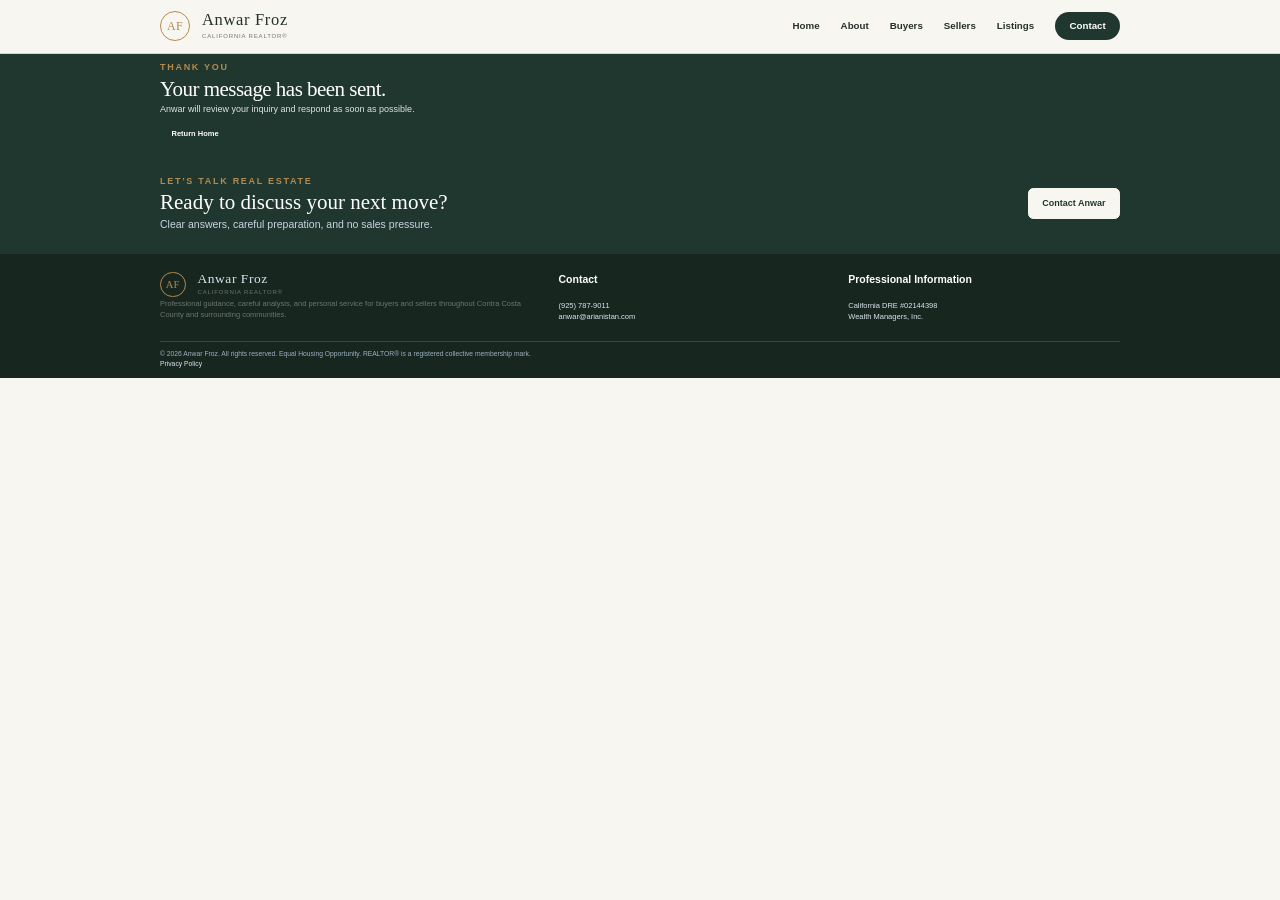
<file: thanks.html>
<!doctype html><html lang="en"><head><meta charset="utf-8">
<meta name="viewport" content="width=device-width,initial-scale=1">
<title>Message Sent | Anwar Froz</title>
<meta name="description" content="Thank you for contacting Anwar Froz.">
<link rel="canonical" href="https://arianistan.com/thanks.html">
<link rel="icon" href="assets/favicon.svg" type="image/svg+xml">
<meta name="theme-color" content="#13263b">
<meta property="og:type" content="website">
<meta property="og:site_name" content="Anwar Froz Real Estate">
<meta property="og:title" content="Message Sent | Anwar Froz">
<meta property="og:description" content="Thank you for contacting Anwar Froz.">
<meta property="og:url" content="https://arianistan.com/thanks.html">
<meta property="og:image" content="https://arianistan.com/assets/825-oak-grove-exterior.jpg">
<meta name="twitter:card" content="summary_large_image">
<link rel="preload" href="styles.css" as="style">
<link rel="stylesheet" href="styles.css">
<link rel="stylesheet" href="modern.css"></head><body><header class="site-header">
  <div class="container nav">
    <a class="brand" href="index.html" aria-label="Anwar Froz Real Estate home">
      <span class="brand-mark" aria-hidden="true">AF</span>
      <span><strong>Anwar Froz</strong><small>California REALTOR®</small></span>
    </a>
    <button class="menu-button" aria-label="Open navigation" aria-expanded="false" aria-controls="primary-navigation"><span></span><span></span><span></span></button>
    <nav class="nav-links" id="primary-navigation" aria-label="Primary navigation">
      <a href="index.html">Home</a>
<a href="about.html">About</a>
<a href="buyers.html">Buyers</a>
<a href="sellers.html">Sellers</a>
<a href="listings.html">Listings</a>
      <a class="nav-cta" href="contact.html">Contact</a>
    </nav>
  </div>
</header><main><section class="page-hero error-page"><div class="container"><div class="eyebrow">Thank you</div><h1>Your message has been sent.</h1><p>Anwar will review your inquiry and respond as soon as possible.</p><div class="actions"><a class="btn btn-primary" href="index.html">Return Home</a></div></div></section></main><section class="cta-band">
  <div class="container cta-inner">
    <div><div class="eyebrow">Let’s talk real estate</div><h2>Ready to discuss your next move?</h2><p>Clear answers, careful preparation, and no sales pressure.</p></div>
    <a class="btn btn-primary" href="contact.html">Contact Anwar</a>
  </div>
</section>
<footer class="site-footer">
  <div class="container">
    <div class="footer-grid">
      <div>
        <a class="brand footer-brand" href="index.html"><span class="brand-mark">AF</span><span><strong>Anwar Froz</strong><small>California REALTOR®</small></span></a>
        <p class="small">Professional guidance, careful analysis, and personal service for buyers and sellers throughout Contra Costa County and surrounding communities.</p>
      </div>
      <div><h4>Contact</h4><p><a href="tel:+19257879011">(925) 787-9011</a><br><a href="mailto:anwar@arianistan.com">anwar@arianistan.com</a></p></div>
      <div><h4>Professional Information</h4><p>California DRE #02144398<br>Wealth Managers, Inc.</p></div>
    </div>
    <div class="footer-bottom">© 2026 Anwar Froz. All rights reserved. Equal Housing Opportunity. REALTOR® is a registered collective membership mark.<br><a href="privacy.html">Privacy Policy</a></div>
  </div>
</footer>
<script src="script.js" defer></script></body></html>
</file>
<file: styles.css>
:root{--ink:#12263a;--ink-soft:#29445f;--gold:#b98534;--gold-light:#d8b06d;--paper:#fff;--sand:#f5f2ed;--line:#dce3e9;--muted:#647587;--shadow:0 18px 50px rgba(18,38,58,.10);--radius:12px;--max:1160px}
*{box-sizing:border-box}html{scroll-behavior:smooth}body{margin:0;font-family:Inter,"Segoe UI",Arial,sans-serif;color:var(--ink);background:var(--paper);font-size:17px;line-height:1.65;-webkit-font-smoothing:antialiased}a{color:inherit}img{display:block;max-width:100%}.container{width:min(var(--max),calc(100% - 40px));margin:auto}h1,h2,h3{font-family:Georgia,"Times New Roman",serif;text-wrap:balance}h2{font-size:clamp(2rem,3.7vw,3.15rem);line-height:1.08;margin:.25em 0 .45em}p{margin:.2em 0 1em}.eyebrow{text-transform:uppercase;letter-spacing:.19em;font-size:.69rem;font-weight:800;color:var(--gold-light)}.dark-eyebrow{color:var(--gold)}
.site-header{position:sticky;top:0;z-index:50;background:rgba(255,255,255,.96);border-bottom:1px solid var(--line);backdrop-filter:blur(12px)}.nav{min-height:72px;display:flex;align-items:center;justify-content:space-between;gap:24px}.brand{display:flex;align-items:center;gap:11px;text-decoration:none}.brand-mark{width:40px;height:40px;border-radius:50%;display:grid;place-items:center;background:var(--ink);color:#fff;font:700 16px Georgia,serif;letter-spacing:.03em}.brand strong{display:block;font:700 20px/1 Georgia,serif}.brand small{display:block;margin-top:5px;color:var(--muted);font-size:9px;letter-spacing:.14em;text-transform:uppercase}.nav-links{display:flex;align-items:center;gap:25px}.nav-links a{text-decoration:none;font-size:14px;font-weight:700;position:relative}.nav-links a:not(.nav-cta):after{content:"";position:absolute;left:0;right:100%;bottom:-8px;height:2px;background:var(--gold);transition:right .25s ease}.nav-links a:hover:after,.nav-links a[aria-current="page"]:after{right:0}.nav-cta{padding:9px 16px;border:1px solid var(--ink);border-radius:999px}.nav-cta:hover{background:var(--ink);color:#fff}.menu-button{display:none;width:42px;height:42px;border:0;background:none;padding:8px}.menu-button span{display:block;height:2px;background:var(--ink);margin:6px 0;transition:.25s}
.hero{background:linear-gradient(135deg,#10253a,#1f4667);color:#fff}.home-hero{padding:72px 0 76px;overflow:hidden}.hero-grid{display:grid;grid-template-columns:1.05fr .95fr;gap:58px;align-items:center}.hero-copy{max-width:650px}.hero h1,.page-hero h1,.listing-banner h1{font-size:clamp(2.7rem,5.4vw,5rem);line-height:.99;margin:.2em 0 .28em;letter-spacing:-.025em}.hero-lead{font-size:1.16rem;color:#dce7f1;max-width:600px}.actions{display:flex;gap:12px;flex-wrap:wrap;margin-top:27px}.btn{display:inline-flex;align-items:center;justify-content:center;min-height:48px;padding:0 21px;border-radius:5px;text-decoration:none;font-weight:800;border:1px solid transparent;font-size:14px;transition:transform .2s,box-shadow .2s,background .2s}.btn:hover{transform:translateY(-2px);box-shadow:0 10px 22px rgba(0,0,0,.12)}.btn-primary{background:var(--gold);color:#fff}.btn-primary:hover{background:#a9772d}.btn-ghost{border-color:rgba(255,255,255,.7);color:#fff}.btn-dark{background:var(--ink);color:#fff}.trust-line{display:flex;gap:28px;flex-wrap:wrap;margin-top:28px;padding-top:20px;border-top:1px solid rgba(255,255,255,.18);font-size:12px;color:#cdd9e4;text-transform:uppercase;letter-spacing:.08em}.hero-card{background:#fff;color:var(--ink);padding:10px;border-radius:15px;box-shadow:0 30px 75px rgba(0,0,0,.28);transform:rotate(1deg)}.hero-card-label{position:absolute;background:var(--gold);color:#fff;padding:7px 12px;font-size:11px;font-weight:800;letter-spacing:.1em;text-transform:uppercase;margin:18px;z-index:2;border-radius:3px}.hero-card img{width:100%;aspect-ratio:4/3;object-fit:cover;border-radius:9px}.hero-card-body{display:flex;justify-content:space-between;align-items:center;padding:17px 12px 10px;gap:16px}.hero-card-body strong,.hero-card-body span{display:block}.hero-card-body span{font-size:13px;color:var(--muted)}.hero-card-body a{text-decoration:none;font-weight:800;color:var(--gold)}
.section{padding:78px 0}.section-alt{background:var(--sand)}.narrow-center{max-width:820px;text-align:center}.narrow-center p{font-size:1.1rem;color:var(--muted)}.section-heading{display:flex;justify-content:space-between;gap:30px;margin-bottom:36px}.section-heading>div{max-width:760px}.section-heading p{color:var(--muted);font-size:1.02rem}.grid-3{display:grid;grid-template-columns:repeat(3,1fr);gap:20px}.feature-card{background:#fff;border:1px solid var(--line);border-radius:var(--radius);padding:30px;box-shadow:0 8px 28px rgba(18,38,58,.04)}.feature-card h3{font-size:1.55rem;line-height:1.15;margin:.45em 0}.feature-card p{color:var(--muted);margin-bottom:0}.feature-number{font:700 13px/1 Georgia,serif;color:var(--gold);letter-spacing:.12em}.executive-split{display:grid;grid-template-columns:.78fr 1.22fr;gap:65px;align-items:center}.portrait-frame,.executive-portrait{background:#e9eef2;border-radius:14px;overflow:hidden;box-shadow:var(--shadow)}.portrait-frame img,.executive-portrait img{width:100%;height:auto;object-fit:contain}.metric-row{display:grid;grid-template-columns:repeat(3,1fr);gap:12px;margin:28px 0}.metric-row>div{border-left:3px solid var(--gold);padding:12px 14px;background:var(--sand)}.metric-row strong{display:block;font:700 1.6rem Georgia,serif}.metric-row span{display:block;font-size:12px;color:var(--muted)}.text-link{font-weight:800;color:var(--gold);text-decoration:none}.service-grid{display:grid;grid-template-columns:repeat(3,1fr);gap:20px}.service-card{display:block;text-decoration:none;background:#fff;border:1px solid var(--line);border-radius:var(--radius);padding:30px;transition:.25s}.service-card:hover{transform:translateY(-5px);box-shadow:var(--shadow);border-color:#c7d1da}.service-card>span{font-size:11px;text-transform:uppercase;letter-spacing:.15em;color:var(--gold);font-weight:800}.service-card h3{font-size:1.7rem;line-height:1.12;margin:.5em 0}.service-card p{color:var(--muted)}.service-card strong{font-size:13px}
.page-hero,.listing-banner{background:linear-gradient(125deg,var(--ink),#315473);color:#fff;padding:72px 0 58px}.compact-hero{padding:63px 0 50px}.page-hero h1,.listing-banner h1{font-size:clamp(2.5rem,4.8vw,4.25rem);max-width:920px}.page-hero p,.listing-banner p{max-width:780px;font-size:1.05rem;color:#dce6ef}.error-page{min-height:55vh;display:flex;align-items:center}
.about-lead{display:grid;grid-template-columns:1.1fr .7fr;gap:72px;align-items:center}.about-copy .lead-paragraph{font-size:1.1rem}.signature-block{border-top:1px solid var(--line);padding-top:22px;margin-top:28px}.signature-block span{display:block;font:italic 1.65rem Georgia,serif}.signature-block small{color:var(--muted)}.journey-layout{display:grid;grid-template-columns:.72fr 1.28fr;gap:70px;align-items:start}.journey-intro{position:sticky;top:110px}.about-logo{max-width:240px;margin-top:28px}.timeline{position:relative}.timeline:before{content:"";position:absolute;left:31px;top:15px;bottom:15px;width:1px;background:#cfd8df}.timeline-item{display:grid;grid-template-columns:64px 1fr;gap:22px;position:relative;padding-bottom:28px}.timeline-item>span{width:64px;height:64px;border-radius:50%;display:grid;place-items:center;background:#fff;border:1px solid var(--line);font-size:11px;font-weight:900;color:var(--gold);z-index:1}.timeline-item h3{font-size:1.35rem;margin:.2em 0}.timeline-item p{color:var(--muted);margin:0}.promise-grid{display:grid;grid-template-columns:.85fr 1.15fr;gap:70px;align-items:start}.expect-list{list-style:none;padding:0;margin:0}.expect-list li{display:grid;grid-template-columns:.55fr 1fr;gap:20px;padding:18px 0;border-bottom:1px solid var(--line)}.expect-list span{color:var(--muted)}
.process-grid{display:grid;grid-template-columns:repeat(3,1fr);gap:20px}.process-card{padding:27px;background:#fff;border:1px solid var(--line);border-radius:var(--radius)}.process-card>span{display:inline-grid;place-items:center;width:38px;height:38px;border-radius:50%;background:var(--sand);color:var(--gold);font-weight:900;font-size:12px}.process-card h3{font-size:1.5rem;margin:.6em 0 .25em}.process-card p{color:var(--muted);margin:0}.editorial-split{display:grid;grid-template-columns:1fr 1fr;gap:70px;align-items:center}.check-list{list-style:none;padding:0;margin:0}.check-list li{padding:13px 0 13px 29px;border-bottom:1px solid #d8d3cb;position:relative}.check-list li:before{content:"✓";position:absolute;left:0;color:var(--gold);font-weight:900}.consult-card{background:#fff;padding:32px;border-radius:var(--radius);box-shadow:var(--shadow)}
.listing-banner{padding-bottom:115px}.listing-top{padding-top:0;margin-top:-70px}.listing-layout{display:grid;grid-template-columns:1.35fr .65fr;gap:22px;align-items:stretch}.listing-photo{border-radius:14px;overflow:hidden;background:#e8edf1;box-shadow:var(--shadow)}.listing-photo img{width:100%;height:100%;min-height:510px;object-fit:cover}.listing-panel{background:var(--ink);color:#fff;border-radius:14px;padding:38px;display:flex;flex-direction:column;justify-content:center;box-shadow:var(--shadow)}.listing-price{font:700 clamp(2.2rem,4vw,3.4rem) Georgia,serif;color:var(--gold-light);line-height:1}.listing-panel h2{font-size:2rem}.listing-facts{display:grid;grid-template-columns:repeat(3,1fr);gap:10px;margin:22px 0}.listing-facts div{border-top:1px solid rgba(255,255,255,.24);padding-top:12px}.listing-facts strong,.listing-facts span{display:block}.listing-facts strong{font-size:1.45rem}.listing-facts span{font-size:11px;text-transform:uppercase;letter-spacing:.08em;color:#cdd8e2}.mls-id{font-size:12px;color:#b8c6d2}.full-btn{width:100%}.phone-link{text-align:center;margin-top:14px;font-size:13px;color:#dce6ef}.listing-overview{display:grid;grid-template-columns:.8fr 1.2fr;gap:70px}.gallery{display:grid;grid-template-columns:repeat(4,1fr);gap:12px}.gallery-item{border:0;padding:0;background:#e8edf1;border-radius:8px;overflow:hidden;aspect-ratio:4/3;cursor:zoom-in}.gallery-item img{width:100%;height:100%;object-fit:cover;transition:transform .35s}.gallery-item:hover img{transform:scale(1.045)}.lightbox{border:0;padding:0;background:transparent;max-width:min(92vw,1200px)}.lightbox::backdrop{background:rgba(4,12,20,.9)}.lightbox img{max-height:88vh;border-radius:8px}.lightbox-close{position:fixed;top:18px;right:24px;background:none;border:0;color:#fff;font-size:42px;cursor:pointer}
.contact-layout{display:grid;grid-template-columns:.75fr 1.25fr;gap:65px;align-items:start}.contact-details{padding-top:20px}.contact-intro{color:var(--muted)}.contact-details dl{margin-top:30px}.contact-details dl>div{padding:16px 0;border-bottom:1px solid var(--line)}.contact-details dt{font-size:11px;text-transform:uppercase;letter-spacing:.12em;color:var(--muted);font-weight:800}.contact-details dd{margin:3px 0 0;font-weight:700}.form-card{border:1px solid var(--line);border-radius:14px;padding:36px;box-shadow:var(--shadow)}form{display:grid;gap:16px}.form-row{display:grid;grid-template-columns:1fr 1fr;gap:15px}label{display:block;font-size:12px;font-weight:800;margin-bottom:6px}input,textarea,select{width:100%;padding:13px 14px;border:1px solid #cbd5df;border-radius:6px;font:inherit;background:#fff;color:var(--ink)}input:focus,textarea:focus,select:focus{outline:2px solid rgba(185,133,52,.25);border-color:var(--gold)}textarea{min-height:145px;resize:vertical}.honeypot{display:none}.notice,.small{font-size:12px;color:var(--muted)}.policy-content{max-width:850px}.policy-content h2{font-size:1.75rem;margin-top:1.6em}
.cta-band{background:var(--ink);color:#fff;padding:52px 0}.cta-inner{display:flex;justify-content:space-between;align-items:center;gap:36px}.cta-band h2{font-size:2.2rem;margin:.15em 0}.cta-band p{color:#c9d6e1;margin:0}.site-footer{background:#091725;color:#dbe4ed;padding:45px 0 20px}.footer-grid{display:grid;grid-template-columns:1.4fr 1fr 1fr;gap:35px}.footer-brand .brand-mark{background:#fff;color:var(--ink)}.site-footer h4{color:#fff;margin-top:0;font-size:14px}.site-footer a{text-decoration:none;color:#dbe4ed}.footer-bottom{border-top:1px solid rgba(255,255,255,.14);margin-top:30px;padding-top:17px;font-size:11px;color:#9fb0bf}
.reveal{opacity:0;transform:translateY(18px);transition:opacity .65s ease,transform .65s ease}.reveal.visible{opacity:1;transform:none}@media(prefers-reduced-motion:reduce){*{scroll-behavior:auto}.reveal{opacity:1;transform:none;transition:none}}
@media(max-width:900px){body{font-size:16px}.container{width:min(var(--max),calc(100% - 30px))}.menu-button{display:block}.nav-links{display:none;position:absolute;left:0;right:0;top:72px;background:#fff;border-bottom:1px solid var(--line);padding:18px 20px 22px;flex-direction:column;align-items:flex-start;gap:18px;box-shadow:0 15px 30px rgba(18,38,58,.08)}.nav-links.open{display:flex}.hero-grid,.executive-split,.about-lead,.journey-layout,.promise-grid,.editorial-split,.listing-layout,.listing-overview,.contact-layout{grid-template-columns:1fr}.journey-intro{position:static}.hero-card{transform:none}.home-hero{padding:55px 0}.section{padding:60px 0}.grid-3,.service-grid,.process-grid{grid-template-columns:1fr 1fr}.listing-photo img{min-height:360px}.listing-banner{padding-bottom:100px}.gallery{grid-template-columns:repeat(2,1fr)}.footer-grid{grid-template-columns:1fr 1fr}.footer-grid>div:first-child{grid-column:1/-1}.cta-inner{align-items:flex-start;flex-direction:column}.expect-list li{grid-template-columns:1fr;gap:3px}}
@media(max-width:580px){.hero h1,.page-hero h1,.listing-banner h1{font-size:2.45rem}.hero-grid{gap:36px}.grid-3,.service-grid,.process-grid,.form-row,.footer-grid{grid-template-columns:1fr}.footer-grid>div:first-child{grid-column:auto}.metric-row{grid-template-columns:1fr}.listing-panel{padding:28px}.listing-facts{gap:7px}.listing-facts strong{font-size:1.2rem}.gallery{gap:8px}.about-logo{max-width:190px}.section-heading{margin-bottom:26px}}
</file>
<file: modern.css>
:root{
  --ink:#24302c;
  --green:#20372f;
  --green-soft:#345247;
  --cream:#f8f6f1;
  --stone:#ece8df;
  --gold:#b48a4d;
  --muted:#6c746f;
  --line:#d9d4ca;
  --shadow:0 18px 45px rgba(32,48,42,.11);
  --radius:18px;
  --max:1280px;
}
body{background:var(--cream);color:var(--ink);font-size:17px;line-height:1.58}
.container{width:min(var(--max),calc(100% - 80px))}
h1,h2,h3{font-weight:500}
h2{font-size:clamp(2.25rem,3.2vw,3.35rem)}
.eyebrow,.dark-eyebrow{color:var(--gold);font-size:12px}
.site-header{background:rgba(248,246,241,.96);border-color:var(--line)}
.nav{min-height:92px}
.brand{gap:16px}
.brand-mark{width:52px;height:52px;background:transparent;color:var(--gold);border:1px solid var(--gold);font-size:20px;font-weight:500}
.brand strong{font-size:27px;font-weight:500;letter-spacing:.04em}
.brand small{font-size:10px}
.nav-links{gap:36px}
.nav-links a{font-size:15px;font-weight:600}
.nav-links a:not(.nav-cta):after{background:var(--gold)}
.nav-cta{padding:12px 24px;background:var(--green);border:0;color:#fff}
.nav-cta:hover{background:var(--green-soft);color:#fff}
.hero{background:var(--cream);color:var(--ink)}
.home-hero{padding:42px 0 48px}
.hero-grid{grid-template-columns:.82fr 1.35fr;gap:54px}
.hero-copy{max-width:560px}
.hero h1{margin:22px 0 18px;color:var(--green);font-size:clamp(3.1rem,4.2vw,4.15rem);line-height:1.04}
.hero-lead{max-width:520px;color:var(--muted);font-size:1.08rem}
.btn{min-height:50px;padding:0 24px;border-radius:7px}
.btn-primary,.btn-dark{background:var(--green);color:#fff}
.btn-primary:hover,.btn-dark:hover{background:var(--green-soft)}
.btn-ghost{border-color:var(--green);color:var(--green)}
.btn-ghost:hover{background:#fff}
.trust-line{border-color:var(--line);color:var(--muted)}
.hero-card{position:relative;padding:0;overflow:hidden;border-radius:var(--radius);transform:none;box-shadow:var(--shadow)}
.hero-card-label{top:20px;left:20px;margin:0;padding:8px 12px;background:rgba(248,246,241,.94);color:var(--gold);border-radius:4px}
.hero-card img{height:500px;aspect-ratio:auto;border-radius:0;object-fit:cover}
.hero-card-body{position:absolute;right:22px;bottom:22px;width:min(370px,calc(100% - 44px));padding:20px 22px;background:rgba(255,255,255,.95);border-radius:10px;box-shadow:0 12px 34px rgba(28,39,35,.14)}
.hero-card-body strong{font:500 18px Georgia,serif}
.hero-card-body a{color:var(--green)}
.home-service-panel{overflow:hidden;background:#fff;border:1px solid var(--line);border-radius:var(--radius);box-shadow:var(--shadow)}
.panel-heading{padding:34px 34px 28px;background:var(--stone)}
.panel-heading>span{color:var(--gold);font-size:11px;font-weight:800;letter-spacing:.15em;text-transform:uppercase}
.panel-heading h2{margin:12px 0 10px;color:var(--green);font-size:2.05rem}
.panel-heading p{margin:0;color:var(--muted);font-size:15px}
.home-service-panel>a{display:grid;grid-template-columns:34px 1fr 24px;gap:14px;align-items:center;padding:22px 28px;border-top:1px solid var(--line);text-decoration:none;transition:.2s ease}
.home-service-panel>a:hover{background:var(--cream)}
.home-service-panel>a>span{color:var(--gold);font-size:12px;font-weight:800}
.home-service-panel strong,.home-service-panel small{display:block}
.home-service-panel strong{color:var(--green);font:500 19px Georgia,serif}
.home-service-panel small{margin-top:3px;color:var(--muted);font-size:13px}
.home-service-panel b{color:var(--green);font-size:20px;transition:transform .2s}
.home-service-panel>a:hover b{transform:translateX(3px)}
.section{padding:72px 0}
.intro-section{padding:66px 0}
.section-alt{background:var(--stone)}
.narrow-center p,.section-heading p,.feature-card p,.service-card p,.process-card p,.timeline-item p,.contact-intro{color:var(--muted)}
.feature-card,.process-card,.service-card{background:var(--cream);border-color:var(--line);box-shadow:none}
.feature-card,.process-card{padding:28px}
.feature-card h3,.process-card h3,.service-card h3{color:var(--green)}
.feature-number,.service-card>span,.service-card strong,.text-link{color:var(--gold)}
.service-card{padding:30px}
.service-card:hover{background:#fff;border-color:var(--line);box-shadow:var(--shadow);transform:translateY(-3px)}
.executive-split{grid-template-columns:380px 1fr}
.portrait-frame,.executive-portrait{background:var(--stone);border-radius:var(--radius);box-shadow:var(--shadow)}
.metric-row>div{background:var(--stone);border-left:0;border-top:2px solid var(--gold)}
.metric-row strong{color:var(--green);font-weight:500}
.page-hero,.listing-banner{padding:56px 0;background:var(--green);color:#fff}
.compact-hero{padding:52px 0}
.page-hero h1,.listing-banner h1{max-width:1050px;margin:.2em 0;font-size:clamp(3rem,4.2vw,4rem);line-height:1.04}
.page-hero p,.listing-banner p{color:#dce6e1}
.about-lead{grid-template-columns:1fr 410px;gap:65px}
.signature-block{border-color:var(--line)}
.signature-block span{color:var(--green)}
.journey-layout,.promise-grid,.editorial-split,.contact-layout,.listing-overview{gap:65px}
.timeline:before{background:var(--line)}
.timeline-item>span{background:var(--cream);border-color:var(--line);color:var(--gold)}
.timeline-item h3{color:var(--green)}
.expect-list li,.check-list li{border-color:var(--line)}
.consult-card,.form-card{background:#fff;border:1px solid var(--line);border-radius:var(--radius);box-shadow:var(--shadow)}
.listing-banner{padding-bottom:96px}
.listing-top{margin-top:-54px}
.listing-layout{grid-template-columns:1.4fr .6fr;gap:20px}
.listing-photo{border-radius:var(--radius)}
.listing-photo img{height:470px;min-height:0}
.listing-panel{padding:34px;background:#fff;color:var(--ink);border:1px solid var(--line);border-radius:var(--radius)}
.listing-price{color:var(--gold)}
.listing-panel h2{color:var(--green);font-size:1.8rem}
.listing-facts div{border-color:var(--line)}
.listing-facts span,.mls-id,.phone-link{color:var(--muted)}
.gallery-item{background:var(--stone)}
.contact-layout{grid-template-columns:.75fr 1.25fr}
input,textarea,select{border-color:#cbc6bc;border-radius:7px}
input:focus,textarea:focus,select:focus{border-color:var(--gold);outline-color:rgba(180,138,77,.24)}
.cta-band{padding:48px 0;background:var(--green)}
.cta-band .btn-primary{background:var(--cream);border-color:var(--cream);color:var(--green)}
.site-footer{background:#172720}
.footer-brand .brand-mark{background:transparent;color:var(--gold);border-color:var(--gold)}
@media(max-width:900px){
  .container{width:min(var(--max),calc(100% - 32px))}
  .nav{min-height:76px}
  .brand-mark{width:42px;height:42px}
  .brand strong{font-size:21px}
  .nav-links{top:76px;background:var(--cream)}
  .hero-grid,.executive-split,.about-lead,.journey-layout,.promise-grid,.editorial-split,.listing-layout,.listing-overview,.contact-layout{grid-template-columns:1fr}
  .home-hero{padding:36px 0 44px}
  .hero h1{font-size:clamp(2.65rem,8vw,3.6rem)}
  .hero-card img{height:auto;aspect-ratio:4/3}
  .section{padding:58px 0}
  .listing-photo img{height:auto;min-height:340px}
}
@media(max-width:580px){
  .hero-card-body{position:static;width:auto;border-radius:0;box-shadow:none}
}

/* Single-screen Home page */
@media(min-width:901px){
  body.home-page{
    min-height:100vh;
    display:grid;
    grid-template-rows:auto 1fr auto;
    overflow-x:hidden;
  }
  .home-page main{
    min-height:0;
    display:flex;
  }
  .home-page .home-hero{
    width:100%;
    min-height:0;
    padding:24px 0;
    display:flex;
    align-items:center;
  }
  .home-page .hero-grid{
    grid-template-columns:.9fr 1.1fr;
    gap:42px;
  }
  .home-page .hero h1{
    font-size:clamp(40px,3.1vw,52px);
    margin:12px 0;
  }
  .home-page .hero-lead{font-size:15px}
  .home-page .actions{margin-top:16px}
  .home-page .trust-line{margin-top:16px;padding-top:12px}
  .home-page .panel-heading{padding:20px 24px 16px}
  .home-page .panel-heading h2{font-size:25px;margin:7px 0}
  .home-page .panel-heading p{font-size:13px}
  .home-page .home-service-panel>a{padding:13px 20px}
  .home-page .home-service-panel strong{font-size:17px}
  .home-page .home-service-panel small{font-size:12px}
  .home-page .site-footer{padding:18px 0 12px}
  .home-page .footer-grid{grid-template-columns:1.2fr .8fr .8fr;gap:24px}
  .home-page .footer-grid p{margin:.25em 0;font-size:11px;line-height:1.45}
  .home-page .footer-brand .brand-mark{width:34px;height:34px;font-size:14px}
  .home-page .footer-brand strong{font-size:18px}
  .home-page .footer-brand small{display:none}
  .home-page .footer-bottom{margin-top:10px;padding-top:8px}
}

/* Final desktop fit: scale the Home composition to one viewport */
@media(min-width:901px){
  .home-page .nav{min-height:70px}
  .home-page .brand-mark{width:40px;height:40px;font-size:16px}
  .home-page .brand strong{font-size:22px}
  .home-page .brand small{margin-top:4px;font-size:8px}
  .home-page .nav-links{gap:28px}
  .home-page .nav-links a{font-size:13px}
  .home-page .nav-cta{padding:9px 19px}
  .home-page .home-hero{padding:12px 0}
  .home-page .hero-grid{gap:34px}
  .home-page .hero h1{font-size:clamp(36px,2.7vw,46px);line-height:1.01}
  .home-page .hero-lead{font-size:13px;line-height:1.5}
  .home-page .btn{min-height:42px;padding:0 18px;font-size:12px}
  .home-page .trust-line{font-size:10px}
  .home-page .panel-heading{padding:16px 20px 13px}
  .home-page .panel-heading>span{font-size:9px}
  .home-page .panel-heading h2{font-size:22px}
  .home-page .panel-heading p{font-size:11px}
  .home-page .home-service-panel>a{padding:10px 17px}
  .home-page .home-service-panel strong{font-size:15px}
  .home-page .home-service-panel small{font-size:10px}
  .home-page .home-service-panel>a>span{font-size:10px}
  .home-page .footer-grid{display:none}
  .home-page .site-footer{padding:9px 0}
  .home-page .footer-bottom{margin:0;padding:0;border:0;text-align:center;font-size:9px;line-height:1.35}
}

/* Matching compact scale for all interior pages */
@media(min-width:901px){
  body:not(.home-page){font-size:14px;line-height:1.5}
  body:not(.home-page) .nav{min-height:70px}
  body:not(.home-page) .brand-mark{width:40px;height:40px;font-size:16px}
  body:not(.home-page) .brand strong{font-size:22px}
  body:not(.home-page) .brand small{margin-top:4px;font-size:8px}
  body:not(.home-page) .nav-links{gap:28px}
  body:not(.home-page) .nav-links a{font-size:13px}
  body:not(.home-page) .nav-cta{padding:9px 19px}

  body:not(.home-page) .page-hero,
  body:not(.home-page) .compact-hero{padding:32px 0 28px}
  body:not(.home-page) .page-hero h1,
  body:not(.home-page) .listing-banner h1{
    max-width:960px;
    margin:8px 0;
    font-size:clamp(36px,3vw,46px);
    line-height:1.02;
  }
  body:not(.home-page) .page-hero p,
  body:not(.home-page) .listing-banner p{font-size:14px}
  body:not(.home-page) .actions{margin-top:16px}
  body:not(.home-page) .btn{min-height:42px;padding:0 18px;font-size:12px}
  body:not(.home-page) .section{padding:42px 0}
  body:not(.home-page) h2{font-size:clamp(28px,2.4vw,38px)}
  body:not(.home-page) .section-heading{margin-bottom:24px}

  body:not(.home-page) .about-lead{grid-template-columns:1fr 300px;gap:44px}
  body:not(.home-page) .executive-portrait{max-width:300px;justify-self:end}
  body:not(.home-page) .journey-layout,
  body:not(.home-page) .promise-grid,
  body:not(.home-page) .editorial-split,
  body:not(.home-page) .contact-layout,
  body:not(.home-page) .listing-overview{gap:42px}
  body:not(.home-page) .about-logo{max-width:170px}
  body:not(.home-page) .timeline-item{grid-template-columns:48px 1fr;gap:16px;padding-bottom:18px}
  body:not(.home-page) .timeline:before{left:23px}
  body:not(.home-page) .timeline-item>span{width:48px;height:48px;font-size:9px}
  body:not(.home-page) .timeline-item h3{font-size:17px}
  body:not(.home-page) .expect-list li{padding:12px 0}

  body:not(.home-page) .process-grid{gap:14px}
  body:not(.home-page) .process-card{padding:18px}
  body:not(.home-page) .process-card>span{width:30px;height:30px;font-size:10px}
  body:not(.home-page) .process-card h3{margin:8px 0 4px;font-size:19px}
  body:not(.home-page) .consult-card{padding:22px}

  body:not(.home-page) .listing-banner{padding:32px 0 68px}
  body:not(.home-page) .listing-top{margin-top:-40px}
  body:not(.home-page) .listing-layout{gap:16px}
  body:not(.home-page) .listing-photo img{height:350px}
  body:not(.home-page) .listing-panel{padding:23px}
  body:not(.home-page) .listing-price{font-size:36px}
  body:not(.home-page) .listing-panel h2{font-size:23px}
  body:not(.home-page) .listing-facts{margin:14px 0}
  body:not(.home-page) .gallery{gap:8px}

  body:not(.home-page) .contact-layout{grid-template-columns:.7fr 1.3fr}
  body:not(.home-page) .contact-details{padding-top:8px}
  body:not(.home-page) .contact-details dl{margin-top:18px}
  body:not(.home-page) .contact-details dl>div{padding:10px 0}
  body:not(.home-page) .form-card{padding:22px}
  body:not(.home-page) form{gap:11px}
  body:not(.home-page) input,
  body:not(.home-page) textarea,
  body:not(.home-page) select{padding:9px 11px;font-size:13px}
  body:not(.home-page) textarea{min-height:95px}

  body:not(.home-page) .cta-band{padding:28px 0}
  body:not(.home-page) .cta-band h2{font-size:28px}
  body:not(.home-page) .site-footer{padding:24px 0 12px}
  body:not(.home-page) .footer-grid{gap:24px}
  body:not(.home-page) .footer-grid p{font-size:10px;line-height:1.45}
  body:not(.home-page) .footer-brand .brand-mark{width:34px;height:34px;font-size:14px}
  body:not(.home-page) .footer-brand strong{font-size:18px}
  body:not(.home-page) .footer-bottom{margin-top:14px;padding-top:9px;font-size:9px}
}
/* Scale down all pages except Home */
@media (min-width: 901px) {
  body:not(.home-page) {
    zoom: 75%;
  }
}
/* Reduce the shaded heading area on interior pages */
@media (min-width: 901px) {
  body:not(.home-page) .page-hero,
  body:not(.home-page) .compact-hero {
    padding-top: 18px !important;
    padding-bottom: 18px !important;
  }

  body:not(.home-page) .listing-banner {
    padding-top: 18px !important;
    padding-bottom: 48px !important;
  }

  body:not(.home-page) .page-hero h1,
  body:not(.home-page) .listing-banner h1 {
    margin-top: 5px;
    margin-bottom: 5px;
  }
}
/* Final reduction of interior-page top area */
@media (min-width: 901px) {
  body:not(.home-page) .page-hero,
  body:not(.home-page) .compact-hero {
    padding: 10px 0 !important;
    min-height: 0 !important;
  }

  body:not(.home-page) .page-hero h1 {
    font-size: 28px !important;
    line-height: 1.05 !important;
    margin: 4px 0 !important;
  }

  body:not(.home-page) .page-hero p {
    font-size: 12px !important;
    margin: 4px 0 !important;
  }

  body:not(.home-page) .page-hero .actions {
    margin-top: 8px !important;
  }

  body:not(.home-page) .page-hero .btn {
    min-height: 32px !important;
    padding: 0 14px !important;
    font-size: 10px !important;
  }
}
/* Increase service-panel text on every device */
.home-service-panel .panel-heading h2 {
  font-size: 2.15rem !important;
}

.home-service-panel .panel-heading p {
  font-size: 1.15rem !important;
  line-height: 1.55 !important;
}

.home-service-panel a strong {
  font-size: 1.65rem !important;
}

.home-service-panel a small {
  font-size: 1.1rem !important;
  line-height: 1.5 !important;
}
</file>
